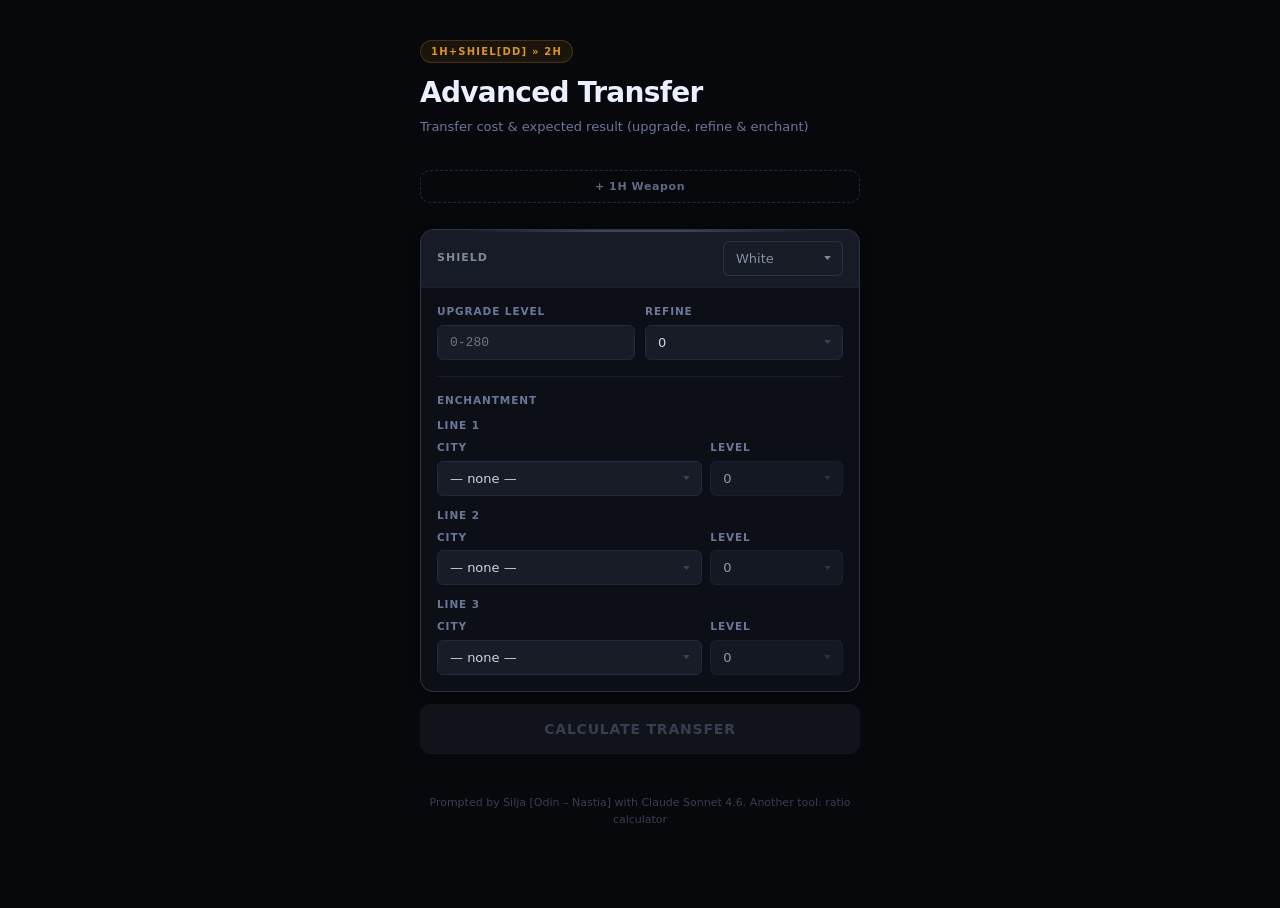
<file: advanced-transfer.html>
<!DOCTYPE html>
<html lang="en">
<head>
<meta charset="UTF-8">
<meta name="viewport" content="width=device-width, initial-scale=1.0">
<title>Advanced Transfer</title>
<meta name="description" content="Advanced transfer cost and expected result." />
<link rel="icon shortcut" type="image/x-icon" href="/sim/icons/favicon.ico">
<link rel="icon" type="image/svg+xml" href="/sim/icons/favicon.svg">
<link rel="icon" type="image/png" sizes="96x96" href="/sim/icons/favicon-96x96.png">
<link rel="apple-touch-icon" href="/sim/icons/apple-touch-icon.png">
<meta name="google" content="notranslate">
<style>
:root {
  --c-bg:            #07080c;
  --c-surface:       #0d0f16;
  --c-surface-2:     #121520;
  --c-surface-3:     #181c27;
  --c-surface-tip:   #161928;
  --c-border:        #1a1e2e;
  --c-border-2:      #222740;
  --c-text:          #cdd3e3;
  --c-muted:         #5e6a84;
  --c-dim:           #3a4460;
  --c-accent:        #f5a623;
  --c-accent-dim:    rgba(245,166,35,.08);
  --c-accent-border: rgba(245,166,35,.2);
  --c-accent-text:   rgba(245,166,35,.88);
  --c-blue:          #5b9cf6;
  --c-green:         #3ecf8e;
  --c-cyan:          #22d3ee;
  --c-cyan-dim:      rgba(34,211,238,.07);
  --c-cyan-border:   rgba(34,211,238,.22);
  --c-cyan-text:     rgba(34,211,238,.85);
  --c-h1:            #eaf0ff;
  --c-h2:            #e0e6f5;
  --c-sub:           #6b7799;
  --c-dim-2:         #4a5472;
  --c-red:           #f2605a;
  --c-red-dim:       rgba(242,96,90,.08);
  --c-red-border:    rgba(242,96,90,.25);
  --c-purple:        rgba(160,120,255,.85);
  --c-purple-dim:    rgba(100,60,210,.13);
  --c-purple-border: rgba(120,80,230,.28);
  --c-purple-hover:        rgba(180,145,255,.95);
  --c-purple-dim-hover:    rgba(100,60,210,.22);
  --c-purple-border-hover: rgba(140,100,240,.45);
  --c-dot-bg:        rgba(245,188,60,.18);
  --c-dot-border:    rgba(245,188,60,.25);
  --c-dot-active:    #e8a820;
  --r-sm: 6px;
  --r-md: 10px;
  --r-lg: 14px;
  --font: system-ui, -apple-system, BlinkMacSystemFont, 'Segoe UI', sans-serif;
  --mono: ui-monospace, 'SF Mono', 'Cascadia Code', monospace;
}
* { margin: 0; padding: 0; box-sizing: border-box; }
.hidden { display: none; }
body {
  background: var(--c-bg);
  color: var(--c-text);
  font-family: var(--font);
  font-size: 14px;
  line-height: 1.5;
  display: flex;
  justify-content: center;
  padding: 36px 16px 80px;
  min-height: 100vh;
}
.wrap {
  width: 100%;
  max-width: 440px;
  display: flex;
  flex-direction: column;
  gap: 12px;
}
.card-header {
  padding: 4px 0 20px;
}
.badge {
  display: inline-flex;
  align-items: center;
  background: var(--c-accent-dim);
  border: 1px solid var(--c-accent-border);
  border-radius: 99px;
  padding: 3px 10px;
  font-size: 10px;
  font-weight: 700;
  color: var(--c-accent-text);
  letter-spacing: 1.2px;
  text-transform: uppercase;
  margin-bottom: 14px;
}
h1 {
  font-size: 28px;
  font-weight: 800;
  color: var(--c-h1);
  letter-spacing: -.7px;
  line-height: 1.15;
  margin-bottom: 8px;
}
.subtitle {
  font-size: 13px;
  color: var(--c-sub);
  line-height: 1.6;
}
.subtitle a {
  color: var(--c-blue);
  text-decoration: none;
  border-bottom: 1px solid rgba(91,156,246,.25);
  transition: color .2s, border-color .2s;
}
.subtitle a:hover { color: #82b4f8; border-color: rgba(91,156,246,.5); }
.panel {
  background: var(--c-surface);
  border: 1px solid var(--c-border);
  border-radius: var(--r-lg);
  overflow: hidden;
  position: relative;
  transition: border-color .35s ease;
  box-shadow: 0 2px 8px rgba(0,0,0,.35);
}
.panel-header {
  display: flex;
  align-items: center;
  justify-content: space-between;
  padding: 11px 16px;
  border-bottom: 1px solid var(--c-border);
  background: var(--c-surface-2);
  transition: background .35s ease;
}
.panel-title {
  font-size: 11px;
  font-weight: 700;
  color: var(--c-muted);
  letter-spacing: 1px;
  text-transform: uppercase;
}
.panel-body {
  padding: 16px;
  display: flex;
  flex-direction: column;
  gap: 16px;
}
.field-row {
  display: grid;
  grid-template-columns: 1fr 1fr;
  gap: 10px;
}
.field { display: flex; flex-direction: column; gap: 5px; }
label {
  font-size: 10.5px;
  font-weight: 700;
  color: var(--c-sub);
  letter-spacing: .9px;
  text-transform: uppercase;
}
select, input[type="number"] {
  width: 100%;
  background: var(--c-surface-3);
  border: 1px solid var(--c-border-2);
  border-radius: var(--r-sm);
  color: var(--c-text);
  font-family: var(--font);
  font-size: 13px;
  font-weight: 500;
  padding: 9px 12px;
  outline: none;
  transition: border-color .15s, box-shadow .15s;
}
select {
  appearance: none;
  -webkit-appearance: none;
  cursor: pointer;
  padding-right: 32px;
  background-image: url("data:image/svg+xml,%3Csvg xmlns='http://www.w3.org/2000/svg' width='10' height='6' viewBox='0 0 10 6'%3E%3Cpath fill='%233a4055' d='M5 6L0 0h10z'/%3E%3C/svg%3E");
  background-repeat: no-repeat;
  background-position: right 11px center;
  background-size: 7px 4px;
}
select:focus, input[type="number"]:focus {
  border-color: var(--c-border-2);
  box-shadow: 0 0 0 1px rgba(255,255,255,.04);
}
select option { background: var(--c-surface-2); }
input[type="number"] {
  font-family: var(--mono);
  -moz-appearance: textfield;
}
input[type="number"]::-webkit-inner-spin-button,
input[type="number"]::-webkit-outer-spin-button { -webkit-appearance: none; margin: 0; }
.divider {
  border: none;
  border-top: 1px solid var(--c-border);
}
.enchant-slots { display: flex; flex-direction: column; gap: 12px; }
.slot { display: flex; flex-direction: column; gap: 6px; }
.slot-label,
.slot-header {
  font-size: 10.5px;
  font-weight: 700;
  color: var(--c-sub);
  letter-spacing: .9px;
  text-transform: uppercase;
}
.slot-header { padding-bottom: 10px; }
.row {
  display: grid;
  grid-template-columns: 2fr 1fr;
  gap: 8px;
  align-items: end;
}
#section-1h {
  display: grid;
  grid-template-rows: 1fr;
  opacity: 1;
  transition: grid-template-rows .38s ease, opacity .28s ease;
}
#section-1h > * { min-height: 0; overflow: hidden; }
#section-1h.hidden {
  display: grid;
  grid-template-rows: 0fr;
  opacity: 0;
}
.btn-toggle-1h {
  display: flex;
  align-items: center;
  justify-content: center;
  gap: 6px;
  width: 100%;
  padding: 9px 16px;
  background: transparent;
  border: 1px dashed var(--c-border-2);
  border-radius: var(--r-md);
  color: var(--c-muted);
  font-family: var(--font);
  font-size: 11px;
  font-weight: 600;
  letter-spacing: .6px;
  cursor: pointer;
  transition: border-color .15s, color .15s, background .15s;
}
.btn-toggle-1h:hover,
.btn-toggle-1h.active {
  border-color: var(--c-accent-border);
  color: var(--c-accent-text);
  background: var(--c-accent-dim);
}
.btn-transfer {
  width: 100%;
  padding: 16px;
  background: var(--c-accent);
  border: none;
  border-radius: var(--r-md);
  color: rgba(0,0,0,.88);
  font-family: var(--font);
  font-size: 14px;
  font-weight: 800;
  letter-spacing: .8px;
  text-transform: uppercase;
  cursor: pointer;
  transition: opacity .15s, transform .1s, box-shadow .15s;
  box-shadow: 0 4px 20px rgba(245,166,35,.32);
}
.btn-transfer:hover {
  opacity: .92;
  box-shadow: 0 4px 18px rgba(245,166,35,.35);
}
.btn-transfer:active { transform: scale(.998); opacity: .85; box-shadow: none; }
.btn-transfer:disabled {
  background: var(--c-surface-3);
  color: var(--c-muted);
  border: 1px solid var(--c-border);
  cursor: not-allowed;
  opacity: .55;
  box-shadow: none;
}
@keyframes resultReveal {
  from { opacity: 0; transform: translateY(10px); }
  to   { opacity: 1; transform: translateY(0); }
}
.result {
  display: none;
  background: var(--c-surface);
  border: 1px solid var(--c-border);
  border-radius: var(--r-lg);
  overflow: hidden;
  box-shadow: 0 2px 8px rgba(0,0,0,.35);
}
.result.visible {
  display: block;
  animation: resultReveal .4s ease forwards;
}
.result-header {
  display: flex;
  align-items: center;
  padding: 11px 16px;
  background: var(--c-surface-2);
  border-bottom: 1px solid var(--c-border);
}
.result-header-label {
  font-size: 11px;
  font-weight: 700;
  color: var(--c-muted);
  letter-spacing: 1px;
  text-transform: uppercase;
  flex: 1;
}
.result-stats {
  display: grid;
  grid-template-columns: 1fr 1fr;
  border-bottom: 1px solid var(--c-border);
}
.stat-block {
  padding: 18px 16px 16px;
  display: flex;
  flex-direction: column;
  gap: 4px;
}
.stat-block + .stat-block {
  border-left: 1px solid var(--c-border);
}
.stat-label {
  font-size: 11px;
  font-weight: 700;
  color: var(--c-muted);
  letter-spacing: 1px;
  text-transform: uppercase;
  margin-bottom: 4px;
}
.stat-value {
  font-family: var(--mono);
  font-size: 34px;
  font-weight: 700;
  color: var(--c-accent);
  line-height: 1.1;
}
#out-upgrade { color: rgba(180,195,215,.75); }
.stat-desc {
  font-size: 11px;
  color: var(--c-dim-2);
  margin-top: 3px;
}
.enchant-section {
  border-bottom: 1px solid var(--c-border);
}
.enchant-section-header {
  display: flex;
  align-items: center;
  justify-content: space-between;
  padding: 11px 16px;
}
.enchant-section-title {
  font-size: 11px;
  font-weight: 700;
  color: var(--c-muted);
  letter-spacing: 1px;
  text-transform: uppercase;
}
.slide-nav {
  display: flex;
  align-items: center;
  gap: 8px;
}
.slide-dots {
  display: flex;
  gap: 5px;
  align-items: center;
}
.slide-dot {
  width: 6px;
  height: 6px;
  border-radius: 50%;
  background: var(--c-dot-bg);
  border: 1px solid var(--c-dot-border);
  transition: background .2s, transform .2s, border-color .2s;
}
.slide-dot.active {
  background: var(--c-dot-active);
  border-color: var(--c-dot-active);
  transform: scale(1.5);
}
.slide-arrow {
  width: 26px;
  height: 26px;
  border-radius: var(--r-sm);
  background: var(--c-surface-3);
  border: 1px solid var(--c-border-2);
  color: var(--c-muted);
  font-size: 11px;
  cursor: pointer;
  display: flex;
  align-items: center;
  justify-content: center;
  transition: background .15s, color .15s, border-color .15s;
}
.slide-arrow:hover:not(:disabled) {
  background: var(--c-border-2);
  color: var(--c-text);
  border-color: var(--c-muted);
}
.slide-arrow:disabled { opacity: .2; cursor: not-allowed; }
.enchant-result-wrap { overflow: hidden; }
.enchant-slider-track {
  display: flex;
  transition: transform .3s cubic-bezier(.4, 0, .2, 1);
}
.enchant-slide {
  min-width: 100%;
  padding: 14px 16px 16px;
  border-top: 1px solid var(--c-border);
}
.slide-mode-title {
  font-size: 12px;
  font-weight: 600;
  color: var(--c-muted);
  margin-bottom: 4px;
  letter-spacing: .3px;
}
.slide-mode-sub {
  font-size: 11px;
  color: var(--c-dim);
  line-height: 1.55;
  margin-bottom: 12px;
  padding-bottom: 12px;
  border-bottom: 1px solid var(--c-border);
}
.enchant-lines { display: flex; flex-direction: column; gap: 6px; }
.enchant-line {
  display: flex;
  align-items: center;
  gap: 8px;
}
.enchant-line-num {
  font-family: var(--mono);
  font-size: 10px;
  font-weight: 700;
  color: var(--c-dim);
  width: 16px;
  height: 16px;
  border-radius: 50%;
  background: var(--c-surface-3);
  border: 1px solid var(--c-border-2);
  display: flex;
  align-items: center;
  justify-content: center;
  flex-shrink: 0;
}
.enchant-line-bar {
  flex: 1;
  background: var(--c-surface-3);
  border: 1px solid var(--c-border);
  border-radius: var(--r-sm);
  padding: 7px 11px;
  display: flex;
  align-items: center;
  justify-content: space-between;
  transition: border-color .15s;
}
.enchant-line-city {
  font-size: 13px;
  font-weight: 500;
  color: var(--c-text);
}
.enchant-line-lvl {
  font-family: var(--mono);
  font-size: 10px;
  font-weight: 700;
  color: var(--c-accent);
  background: var(--c-accent-dim);
  border: 1px solid var(--c-accent-border);
  border-radius: 4px;
  padding: 2px 7px;
}
.enchant-line-empty { color: var(--c-dim); }
.enchant-line-main {
  flex: 1;
  position: relative;
}
.enchant-line-main .enchant-line-bar { width: 100%; }
.enchant-line-main:hover .enchant-line-bar {
  border-color: var(--c-border-2);
}
.enchant-line-main.has-tip { cursor: pointer; }
.slot-tip {
  display: none;
  position: absolute;
  bottom: calc(100% + 6px);
  left: 0;
  right: 0;
  font-size: 10px;
  color: var(--c-accent-text);
  background: var(--c-surface-tip);
  border: 1px solid var(--c-accent-border);
  border-radius: var(--r-sm);
  padding: 7px 10px;
  line-height: 1.55;
  z-index: 10;
  pointer-events: none;
}
.slot-tip::after {
  content: '';
  position: absolute;
  top: 100%;
  left: 16px;
  border: 5px solid transparent;
  border-top-color: var(--c-accent-border);
}
.enchant-line-main:hover .slot-tip.visible,
.enchant-line-main.tip-open .slot-tip.visible { display: block; }
.cost-section { padding: 16px; }
.cost-header-row {
  display: flex;
  align-items: center;
  justify-content: space-between;
  margin-bottom: 14px;
}
.cost-title {
  font-size: 11px;
  font-weight: 700;
  color: var(--c-muted);
  letter-spacing: 1px;
  text-transform: uppercase;
}
.poring-label {
  display: inline-flex;
  align-items: center;
  gap: 6px;
  font-size: 11px;
  font-weight: 600;
  color: var(--c-muted);
  letter-spacing: .6px;
  text-transform: uppercase;
  cursor: pointer;
  user-select: none;
  transition: color .15s;
}
.poring-label:hover { color: var(--c-text); }
.poring-label input[type="checkbox"] {
  appearance: none;
  -webkit-appearance: none;
  width: 28px;
  height: 16px;
  background: var(--c-surface-3);
  border: 1px solid var(--c-border-2);
  border-radius: 99px;
  cursor: pointer;
  position: relative;
  flex-shrink: 0;
  transition: background .2s, border-color .2s;
}
.poring-label input[type="checkbox"]:checked {
  /*border-color: var(--c-accent)*/
}
.poring-label input[type="checkbox"]::before {
  content: '';
  position: absolute;
  width: 10px;
  height: 10px;
  border-radius: 50%;
  background: var(--c-muted);
  top: 2px;
  left: 2px;
  transition: transform .25s, background .25s, width .25s, height .25s, top .25s, left .25s, border-radius .25s, clip-path .25s;
}
.poring-label input[type="checkbox"]:checked::before {
  width: 21px;
  height: 21px;
  border-radius: 0;
  clip-path: polygon(50% 0%, 61% 35%, 98% 35%, 68% 57%, 79% 91%, 50% 70%, 21% 91%, 32% 57%, 2% 35%, 39% 35%);
  background: conic-gradient(var(--c-purple), var(--c-cyan), var(--c-purple));
  top: -4px;
  left: 0px;
  transform: translateX(12px);
}
.col-labels {
  display: flex;
  gap: 8px;
  padding: 0 12px 6px;
}
.col-spacer { flex: 1; }
.col-label {
  font-size: 10px;
  font-weight: 700;
  color: var(--c-dim-2);
  letter-spacing: .8px;
  text-transform: uppercase;
  width: 90px;
  flex-shrink: 0;
  text-align: right;
}
.cost-rows { display: flex; flex-direction: column; gap: 5px; }
.cost-row {
  display: flex;
  align-items: center;
  padding: 9px 12px;
  background: var(--c-surface-2);
  border: 1px solid var(--c-border);
  border-radius: var(--r-sm);
  gap: 8px;
}
.cost-row.total {
  background: var(--c-surface-3);
  border-color: var(--c-border-2);
  margin-top: 4px;
}
.cost-row-label {
  font-size: 12.5px;
  color: var(--c-muted);
  flex: 1;
  font-weight: 500;
}
.cost-row.total .cost-row-label {
  font-size: 12px;
  font-weight: 700;
  color: var(--c-text);
  letter-spacing: .4px;
}
.cost-col {
  width: 90px;
  flex-shrink: 0;
  text-align: right;
}
.cost-value {
  font-family: var(--mono);
  font-size: 12.5px;
  font-weight: 600;
  color: var(--c-blue);
}
.cost-value.accent { color: var(--c-accent); }
.cost-row.total .cost-value { font-size: 14px; }
.dreamsand-note {
  font-size: 11px;
  color: var(--c-muted);
  margin-top: 14px;
  line-height: 1.6;
}
.combo-desc {
  font-size: 11.5px;
  color: var(--c-dim);
  line-height: 1.6;
  margin-bottom: 12px;
}
.awk-note {
  font-size: 12.5px;
  color: var(--c-green);
  background: rgba(62,207,142,.07);
  border: 1px solid rgba(62,207,142,.2);
  border-radius: var(--r-sm);
  padding: 10px 12px;
  line-height: 1.6;
  margin: 10px 16px;
}
.awk-hl {
  color: var(--c-green);
  font-family: var(--mono);
  font-weight: 700;
}
.info-toggle {
  width: 100%;
  padding: 11px 16px;
  background: var(--c-surface-2);
  border: none;
  border-top: 1px solid var(--c-border);
  color: var(--c-muted);
  font-family: var(--font);
  font-size: 11px;
  font-weight: 700;
  letter-spacing: .9px;
  text-transform: uppercase;
  cursor: pointer;
  display: flex;
  justify-content: space-between;
  align-items: center;
  transition: color .15s, background .15s;
}
.info-toggle:hover { color: var(--c-text); background: var(--c-surface-3); }
.info-toggle-icon {
  font-size: 9px;
  transition: transform .2s;
  opacity: .6;
}
.info-toggle-icon.open { transform: rotate(180deg); }
.info-collapse {
  display: none;
  background: var(--c-surface-2);
  border-top: 1px solid var(--c-border);
  padding: 16px;
  flex-direction: column;
  gap: 14px;
}
.info-collapse.open { display: flex; }
.info-section-title {
  font-size: 11px;
  font-weight: 700;
  color: var(--c-accent-text);
  letter-spacing: .8px;
  text-transform: uppercase;
  margin-bottom: 6px;
}
.info-section p {
  font-size: 12.5px;
  color: var(--c-muted);
  line-height: 1.65;
}
.info-section p a {
  color: var(--c-blue);
  text-decoration: none;
  border-bottom: 1px solid rgba(91,156,246,.25);
  transition: color .2s, border-color .2s;
}
.info-section p a:hover { color: #82b4f8; border-bottom-color: rgba(91,156,246,.5); }
.info-section p + p { margin-top: 6px; }
.credit {
  font-size: 11px;
  color: var(--c-muted);
  text-align: center;
  padding-top: 4px;
  opacity: .55;
}
.credit a {
  color: inherit;
  text-decoration: none;
  border-bottom: 1px solid transparent;
  transition: color .2s, border-color .2s, opacity .2s;
}
.credit a:hover { color: var(--c-blue); border-bottom-color: rgba(91,156,246,.3); }
.btn-hint {
  font-size: 11.5px;
  color: var(--c-muted);
  text-align: center;
  opacity: 0;
  transform: translateY(-4px);
  transition: opacity .4s ease, transform .4s ease;
  pointer-events: none;
  margin-top: -4px;
}
.btn-hint.visible {
  opacity: 1;
  transform: translateY(0);
}
.refine-quality-warn {
  font-size: 11px;
  font-weight: 600;
  color: var(--c-red);
  background: var(--c-red-dim);
  border: 1px solid var(--c-red-border);
  border-radius: var(--r-sm);
  padding: 7px 10px;
  margin-top: 8px;
  line-height: 1.5;
}
.panel::after {
  content: '';
  position: absolute;
  top: 0; left: 0; right: 0;
  height: 2px;
  border-radius: var(--r-lg) var(--r-lg) 0 0;
  opacity: 0;
  transition: opacity .35s ease, background .35s ease;
  pointer-events: none;
  z-index: 1;
}
.panel.q-gold {
  border-color: rgba(245,166,35,.28);
}
.panel.q-gold::after {
  background: linear-gradient(90deg, transparent 10%, rgba(245,166,35,.32) 40%, rgba(245,166,35,.32) 60%, transparent 90%);
  opacity: 1;
}
.panel.q-gold .panel-header { background: color-mix(in srgb, var(--c-surface-2) 93%, rgba(245,166,35,.6) 7%); }
.panel.q-blue {
  border-color: rgba(91,156,246,.28);
}
.panel.q-blue::after {
  background: linear-gradient(90deg, transparent 10%, rgba(91,156,246,.32) 40%, rgba(91,156,246,.32) 60%, transparent 90%);
  opacity: 1;
}
.panel.q-blue .panel-header { background: color-mix(in srgb, var(--c-surface-2) 93%, rgba(91,156,246,.6) 7%); }
.panel.q-white {
  border-color: rgba(180,195,215,.2);
}
.panel.q-white::after {
  background: linear-gradient(90deg, transparent 10%, rgba(180,195,215,.24) 40%, rgba(180,195,215,.24) 60%, transparent 90%);
  opacity: 1;
}
.panel.q-white .panel-header { background: color-mix(in srgb, var(--c-surface-2) 94%, rgba(180,195,215,.6) 6%); }
.panel.q-gold  .panel-title { color: var(--c-accent-text); }
.panel.q-blue  .panel-title { color: rgba(91,156,246,.8); }
.panel.q-white .panel-title { color: rgba(180,195,215,.65); }
.panel.q-gold  #sel-quality,
.panel.q-gold  #sel-quality-1h {
  color: var(--c-accent-text);
  border-color: rgba(245,166,35,.14);
  background-image: url("data:image/svg+xml,%3Csvg xmlns='http://www.w3.org/2000/svg' width='10' height='6' viewBox='0 0 10 6'%3E%3Cpath fill='%23c27e0d' d='M5 6L0 0h10z'/%3E%3C/svg%3E");
}
.panel.q-blue  #sel-quality,
.panel.q-blue  #sel-quality-1h {
  color: rgba(91,156,246,.85);
  border-color: rgba(91,156,246,.13);
  background-image: url("data:image/svg+xml,%3Csvg xmlns='http://www.w3.org/2000/svg' width='10' height='6' viewBox='0 0 10 6'%3E%3Cpath fill='%234070b8' d='M5 6L0 0h10z'/%3E%3C/svg%3E");
}
.panel.q-white #sel-quality,
.panel.q-white #sel-quality-1h {
  color: rgba(180,195,215,.7);
  border-color: rgba(180,195,215,.12);
  background-image: url("data:image/svg+xml,%3Csvg xmlns='http://www.w3.org/2000/svg' width='10' height='6' viewBox='0 0 10 6'%3E%3Cpath fill='%237a8aa0' d='M5 6L0 0h10z'/%3E%3C/svg%3E");
}
.panel select:focus,
.panel input[type="number"]:focus {
  box-shadow: 0 0 0 2px rgba(255,255,255,.05);
}
.panel.q-gold select:focus,
.panel.q-gold input[type="number"]:focus {
  border-color: rgba(245,166,35,.45);
  box-shadow: 0 0 0 2px rgba(245,166,35,.1);
}
.panel.q-blue select:focus,
.panel.q-blue input[type="number"]:focus {
  border-color: rgba(91,156,246,.45);
  box-shadow: 0 0 0 2px rgba(91,156,246,.1);
}
.panel.q-white select:focus,
.panel.q-white input[type="number"]:focus {
  border-color: rgba(180,195,215,.4);
  box-shadow: 0 0 0 2px rgba(180,195,215,.07);
}
.btn-dd {
  font-size: 9px;
  font-weight: 700;
  letter-spacing: .8px;
  text-transform: uppercase;
  color: var(--c-purple);
  background: var(--c-purple-dim);
  border: 1px solid var(--c-purple-border);
  border-radius: var(--r-sm);
  padding: 3px 8px;
  cursor: pointer;
  font-family: var(--font);
  transition: color .15s, border-color .15s, background .15s;
}
.btn-dd:hover {
  color: var(--c-purple-hover);
  background: var(--c-purple-dim-hover);
  border-color: var(--c-purple-border-hover);
}
.btn-dd.active {
  color: rgba(0,0,0,.85);
  background: var(--c-accent);
  border-color: var(--c-accent);
}
.btn-dd.active:hover {
  color: rgba(0,0,0,.85);
  background: #f7b43a;
  border-color: #f7b43a;
}
.egg-toast {
  position: fixed;
  inset: 0;
  background: rgba(0,0,0,.7);
  backdrop-filter: blur(6px);
  -webkit-backdrop-filter: blur(6px);
  display: flex;
  align-items: center;
  justify-content: center;
  padding: 24px 16px;
  z-index: 200;
  opacity: 0;
  pointer-events: none;
  transition: opacity .5s cubic-bezier(0.16, 1, 0.3, 1);
}
.egg-toast.show {
  opacity: 1;
  pointer-events: all;
}
.egg-modal {
  background: var(--c-surface);
  border: 1px solid rgba(245,166,35,.18);
  border-radius: var(--r-lg);
  width: 100%;
  max-width: 400px;
  position: relative;
  overflow: hidden;
  box-shadow: 0 32px 80px rgba(0,0,0,.85), 0 1px 0 rgba(255,255,255,.03) inset;
  transform: translateY(28px) scale(0.97);
  opacity: 0;
  transition: transform .6s cubic-bezier(0.16, 1, 0.3, 1), opacity .45s cubic-bezier(0.16, 1, 0.3, 1);
}
.egg-toast.show .egg-modal {
  transform: translateY(0) scale(1);
  opacity: 1;
}
.egg-modal::before {
  content: '';
  position: absolute;
  top: 0; left: 0; right: 0;
  height: 1px;
  background: linear-gradient(90deg, transparent 10%, rgba(245,166,35,.6) 40%, rgba(245,166,35,.6) 60%, transparent 90%);
}
.egg-modal-close {
  position: absolute;
  top: 11px;
  right: 11px;
  width: 26px;
  height: 26px;
  border-radius: var(--r-sm);
  background: var(--c-surface-3);
  border: 1px solid var(--c-border-2);
  color: var(--c-muted);
  font-size: 11px;
  font-family: var(--font);
  cursor: pointer;
  display: flex;
  align-items: center;
  justify-content: center;
  transition: color .15s, border-color .15s, background .15s;
  z-index: 5;
  line-height: 1;
}
.egg-modal-close:hover {
  color: var(--c-text);
  border-color: var(--c-muted);
  background: var(--c-border-2);
}
.egg-modal-hero {
  padding: 28px 20px 20px;
  border-bottom: 1px solid var(--c-border);
}
.egg-modal-eyebrow {
  display: inline-flex;
  align-items: center;
  gap: 6px;
  font-size: 9px;
  font-weight: 700;
  letter-spacing: 1.8px;
  text-transform: uppercase;
  color: var(--c-accent-text);
  margin-bottom: 10px;
  opacity: 0;
  transform: translateY(8px);
  transition: opacity .4s ease, transform .4s ease;
}
.egg-toast.show .egg-modal-eyebrow {
  opacity: 1;
  transform: translateY(0);
  transition-delay: .15s;
}
.egg-modal-eyebrow-dot {
  width: 5px;
  height: 5px;
  border-radius: 50%;
  background: var(--c-accent);
  opacity: .7;
}
.egg-modal-heading {
  font-size: 20px;
  font-weight: 800;
  color: var(--c-h2);
  letter-spacing: -.4px;
  line-height: 1.2;
  margin-bottom: 6px;
  opacity: 0;
  transform: translateY(8px);
  transition: opacity .4s ease, transform .4s ease;
}
.egg-toast.show .egg-modal-heading {
  opacity: 1;
  transform: translateY(0);
  transition-delay: .22s;
}
.egg-modal-sub {
  font-size: 12px;
  color: var(--c-muted);
  line-height: 1.6;
  opacity: 0;
  transform: translateY(6px);
  transition: opacity .4s ease, transform .4s ease;
}
.egg-toast.show .egg-modal-sub {
  opacity: 1;
  transform: translateY(0);
  transition-delay: .28s;
}
.egg-toast-features {
  padding: 4px 20px 4px;
  display: flex;
  flex-direction: column;
}
.egg-toast-feature {
  display: grid;
  grid-template-columns: 28px 1fr;
  gap: 0 12px;
  padding: 13px 0;
  border-bottom: 1px solid var(--c-border);
  align-items: start;
  opacity: 0;
  transform: translateY(8px);
  transition: opacity .4s ease, transform .4s ease;
}
.egg-toast.show .egg-toast-feature:nth-child(1) { opacity: 1; transform: translateY(0); transition-delay: .34s; }
.egg-toast.show .egg-toast-feature:nth-child(2) { opacity: 1; transform: translateY(0); transition-delay: .42s; }
.egg-toast.show .egg-toast-feature:nth-child(3) { opacity: 1; transform: translateY(0); transition-delay: .50s; }
.egg-toast-feature:last-child {
  border-bottom: none;
}
.egg-toast-feature-num {
  font-family: var(--mono);
  font-size: 10px;
  font-weight: 700;
  color: var(--c-accent-text);
  opacity: .6;
  padding-top: 2px;
  letter-spacing: .5px;
}
.egg-toast-feature-name {
  font-size: 12px;
  font-weight: 700;
  color: var(--c-text);
  margin-bottom: 3px;
}
.egg-toast-feature-sub {
  font-size: 11px;
  color: var(--c-muted);
  line-height: 1.55;
}
.egg-modal-more {
  font-size: 11px;
  color: var(--c-dim-2);
  padding: 12px 20px 0;
  line-height: 1.5;
  opacity: 0;
  transform: translateY(6px);
  transition: opacity .4s ease, transform .4s ease;
}
.egg-toast.show .egg-modal-more {
  opacity: 1;
  transform: translateY(0);
  transition-delay: .54s;
}
.egg-modal-footer {
  padding: 16px;
  opacity: 0;
  transform: translateY(6px);
  transition: opacity .38s ease, transform .38s ease;
}
.egg-toast.show .egg-modal-footer {
  opacity: 1;
  transform: translateY(0);
  transition-delay: .58s;
}
.egg-modal-btn {
  width: 100%;
  padding: 12px;
  background: var(--c-accent);
  border: none;
  border-radius: var(--r-md);
  color: rgba(0,0,0,.85);
  font-family: var(--font);
  font-size: 12px;
  font-weight: 800;
  letter-spacing: .6px;
  text-transform: uppercase;
  cursor: pointer;
  transition: opacity .15s;
}
.egg-modal-btn:hover { opacity: .88; }
.combo-section-divider {
  border: none;
  border-top: 1px solid var(--c-border);
  margin: 14px 0 0;
}
.combo-header-row {
  display: flex;
  align-items: center;
  justify-content: space-between;
  padding: 12px 0 10px;
}
.combo-title {
  font-size: 11px;
  font-weight: 700;
  color: var(--c-muted);
  letter-spacing: 1px;
  text-transform: uppercase;
}
.combo-nav {
  display: flex;
  align-items: center;
  gap: 6px;
}
.combo-dots {
  display: flex;
  gap: 4px;
  align-items: center;
}
.combo-dot {
  width: 5px;
  height: 5px;
  border-radius: 50%;
  background: var(--c-dot-bg);
  border: 1px solid var(--c-dot-border);
  transition: background .2s, transform .2s, border-color .2s;
}
.combo-dot.active {
  background: var(--c-dot-active);
  border-color: var(--c-dot-active);
  transform: scale(1.5);
}
.combo-arrow {
  width: 22px;
  height: 22px;
  border-radius: var(--r-sm);
  background: var(--c-surface-3);
  border: 1px solid var(--c-border-2);
  color: var(--c-muted);
  font-size: 10px;
  cursor: pointer;
  display: flex;
  align-items: center;
  justify-content: center;
  transition: background .15s, color .15s;
}
.combo-arrow:hover:not(:disabled) {
  background: var(--c-border-2);
  color: var(--c-text);
}
.combo-arrow:disabled { opacity: .2; cursor: not-allowed; }
.combo-slider-wrap {
  overflow: hidden;
  margin: 0 -16px;
}
.combo-slider-track {
  display: flex;
  transition: transform .3s cubic-bezier(.4, 0, .2, 1);
}
.combo-slide {
  min-width: 100%;
  padding: 0 16px 2px;
}
.combo-tier-badge {
  font-size: 9px;
  font-weight: 700;
  letter-spacing: 1.2px;
  text-transform: uppercase;
  color: var(--c-cyan-text);
  background: var(--c-cyan-dim);
  border: 1px solid var(--c-cyan-border);
  border-radius: 99px;
  padding: 2px 9px;
  display: inline-block;
  margin-bottom: 8px;
}
.combo-card {
  background: var(--c-surface-2);
  border: 1px solid var(--c-border-2);
  border-radius: var(--r-md);
  padding: 11px 12px 10px;
}
.combo-item-block { margin-bottom: 2px; }
.combo-item-row {
  display: flex;
  align-items: center;
  gap: 7px;
}
.combo-item-qty {
  font-family: var(--mono);
  font-size: 15px;
  font-weight: 800;
  color: var(--c-accent);
  min-width: 34px;
}
.combo-item-type {
  font-size: 12.5px;
  font-weight: 600;
  color: var(--c-text);
  flex: 1;
}
.combo-item-monsters {
  font-size: 10px;
  color: var(--c-dim-2);
  line-height: 1.45;
  margin-top: 3px;
  margin-left: 41px;
}
.combo-show-more {
  background: none;
  border: none;
  padding: 0;
  font-size: 10px;
  font-family: var(--font);
  color: var(--c-blue);
  cursor: pointer;
  opacity: .8;
  transition: opacity .15s;
}
.combo-show-more:hover { opacity: 1; }
.combo-monsters-more { display: inline; }
.combo-monsters-more.hidden { display: none; }
.combo-plus {
  font-size: 11px;
  font-weight: 700;
  color: var(--c-dim-2);
  margin: 6px 0 6px 41px;
}
.combo-total-row {
  display: flex;
  align-items: center;
  justify-content: space-between;
  margin-top: 9px;
  padding-top: 9px;
  border-top: 1px solid var(--c-border);
}
.combo-total-label { font-size: 11px; color: var(--c-dim-2); }
.combo-total-value {
  font-family: var(--mono);
  font-size: 12.5px;
  font-weight: 700;
  color: var(--c-accent);
}
.combo-total-value.blue { color: var(--c-blue); }
.combo-empty {
  font-size: 12px;
  color: var(--c-dim-2);
  text-align: center;
  padding: 14px 0;
}
</style>
</head>
<body>
<div class="wrap">
  <div class="card-header">
    <div class="badge">1H+Shiel[DD] » 2H</div>
    <h1>Advanced Transfer</h1>
    <p class="subtitle">Transfer cost & expected result (upgrade, refine & enchant)</p>
  </div>
  <button class="btn-toggle-1h" id="btn-toggle-1h">+ 1H Weapon</button>
  <div id="section-1h" class="hidden">
    <div class="panel q-white" id="panel-1h">
      <div class="panel-header">
        <div class="panel-title">1H Weapon</div>
        <div class="field" style="width:120px">
          <select id="sel-quality-1h">
            <option value="white">White</option>
            <option value="blue">Blue</option>
            <option value="gold">Gold</option>
          </select>
        </div>
      </div>
      <div class="panel-body">
        <div class="field-row">
          <div class="field">
            <label>Upgrade Level</label>
            <input type="number" id="sel-upgrade-1h" min="0" max="280" value="" placeholder="0–280">
          </div>
          <div class="field">
            <label>Refine</label>
            <select id="sel-refine-1h"></select>
          </div>
        </div>
        <hr class="divider">
        <div>
          <div class="slot-header">Enchantment</div>
          <div class="enchant-slots" id="enchant-slots-1h"></div>
        </div>
      </div>
    </div>
  </div>
  <div class="panel q-white" id="panel-shield">
    <div class="panel-header">
      <div class="panel-title">Shield</div>
      <div class="field" style="width:120px">
        <select id="sel-quality">
          <option value="white">White</option>
          <option value="blue">Blue</option>
          <option value="gold">Gold</option>
        </select>
      </div>
    </div>
    <div class="panel-body">
      <div class="field-row">
        <div class="field">
          <label>Upgrade Level</label>
          <input type="number" id="sel-upgrade" min="0" max="280" value="" placeholder="0-280">
        </div>
        <div class="field">
          <label>Refine</label>
          <select id="sel-refine"></select>
        </div>
      </div>
      <hr class="divider">
      <div>
        <div class="slot-header">Enchantment</div>
        <div class="enchant-slots" id="enchant-slots"></div>
      </div>
    </div>
  </div>
  <button class="btn-transfer" id="btn-transfer">Calculate Transfer</button>
  <p class="btn-hint" id="btn-hint">Any change to dropdowns or fields will auto-recalculate.</p>
  <div class="result" id="result-panel">
    <div class="result-header">
      <div class="result-header-label">Expected Result in 2H</div>
      <button class="btn-dd hidden" id="btn-dd"></button>
    </div>
    <div class="result-stats">
      <div class="stat-block">
        <div class="stat-label">Upgrade</div>
        <div class="stat-value" id="out-upgrade">—</div>
        <div class="stat-desc">Expected level</div>
      </div>
      <div class="stat-block">
        <div class="stat-label">Refine</div>
        <div class="stat-value" id="out-refine">—</div>
        <div class="stat-desc" id="refine-desc">Expected level</div>
        <div class="refine-quality-warn hidden" id="refine-quality-warn">Quality mismatch, refine won't transfer</div>
      </div>
    </div>
    <div class="enchant-section">
      <div class="enchant-section-header">
        <div class="enchant-section-title">Enchantment</div>
        <div class="slide-nav">
          <div class="slide-dots" id="slide-dots-container">
            <div class="slide-dot active" id="dot-0"></div>
          </div>
          <button class="slide-arrow" id="arrow-prev" disabled>&#8592;</button>
          <button class="slide-arrow" id="arrow-next">&#8594;</button>
        </div>
      </div>
      <div class="enchant-result-wrap">
        <div class="enchant-slider-track" id="slider-track">
          <div class="enchant-slide" id="slide-0">
            <div class="slide-mode-title">Oops, I'm Blind</div>
            <div class="slide-mode-sub"></div>
            <div class="enchant-lines">
              <div class="enchant-line">
                <div class="enchant-line-num">1</div>
                <div class="enchant-line-bar">
                  <span class="enchant-line-city enchant-line-empty" id="s0-e1-city">—</span>
                  <span class="enchant-line-lvl hidden" id="s0-e1-lvl"></span>
                </div>
              </div>
              <div class="enchant-line">
                <div class="enchant-line-num">2</div>
                <div class="enchant-line-bar">
                  <span class="enchant-line-city enchant-line-empty" id="s0-e2-city">—</span>
                  <span class="enchant-line-lvl hidden" id="s0-e2-lvl"></span>
                </div>
              </div>
              <div class="enchant-line">
                <div class="enchant-line-num">3</div>
                <div class="enchant-line-bar">
                  <span class="enchant-line-city enchant-line-empty" id="s0-e3-city">—</span>
                  <span class="enchant-line-lvl hidden" id="s0-e3-lvl"></span>
                </div>
              </div>
            </div>
          </div>
        </div>
      </div>
    </div>
    <p class="awk-note hidden" id="out-awk"></p>
    <button class="info-toggle" id="info-toggle">
      How it works
      <span class="info-toggle-icon" id="info-toggle-icon">▾</span>
    </button>
    <div class="info-collapse" id="info-collapse">
      <div class="info-section">
        <div class="info-section-title">Upgrade</div>
        <p>Shield contributes half its 1H upgrade cost to the transfer. The resulting 2H upgrade level is the highest achievable with that combined value.</p>
      </div>
      <div class="info-section">
        <div class="info-section-title">Refine</div>
        <p>Quality must match for all eq (2H, 1H, and Shield).</p>
      </div>
      <div class="info-section">
        <div class="info-section-title">Enchant</div>
        <p>Adv Transfer defaults to the lowest city if 1H and Shield cities differ.<br><br>
          Full lookup table <u><a href="https://docs.google.com/spreadsheets/d/1UEEdz_XBalhENtpItbL-IWi-Gm28naW5rNxzgYQXxH0/" target="_blank">here</a></u>.</p>
      </div>
    </div>
    <div class="cost-section">
      <div class="cost-header-row">
        <div class="cost-title">Transfer Cost</div>
        <label class="poring-label">
          Poring Diamond <input type="checkbox" id="chk-poring">
        </label>
      </div>
      <div class="col-labels">
        <div class="col-spacer"></div>
        <div class="col-label">Dias</div>
        <div class="col-label">Dreamsand</div>
      </div>
      <div class="cost-rows">
        <div class="cost-row">
          <div class="cost-row-label">Upgrade</div>
          <div class="cost-col"><div class="cost-value" id="out-upgrade-cost">—</div></div>
          <div class="cost-col"><div class="cost-value accent" id="out-upgrade-dreamsand">—</div></div>
        </div>
        <div class="cost-row">
          <div class="cost-row-label">Refine</div>
          <div class="cost-col"><div class="cost-value" id="out-refine-cost">—</div></div>
          <div class="cost-col"><div class="cost-value accent" id="out-refine-dreamsand">—</div></div>
        </div>
        <div class="cost-row">
          <div class="cost-row-label">Enchant</div>
          <div class="cost-col"><div class="cost-value" id="out-enchant-cost">—</div></div>
          <div class="cost-col"><div class="cost-value accent" id="out-enchant-dreamsand">—</div></div>
        </div>
        <div class="cost-row total">
          <div class="cost-row-label">Total</div>
          <div class="cost-col"><div class="cost-value" id="out-normal">—</div></div>
          <div class="cost-col"><div class="cost-value accent" id="out-dreamsand">—</div></div>
        </div>
      </div>
      <div id="dreamsand-section" class="hidden">
      <hr class="combo-section-divider">
      <div class="combo-header-row">
        <div class="combo-title">Dreamsand Conversion</div>
        <div class="combo-nav">
          <div class="combo-dots" id="combo-dots">
            <div class="combo-dot active"></div>
            <div class="combo-dot"></div>
            <div class="combo-dot"></div>
            <div class="combo-dot"></div>
          </div>
          <button class="combo-arrow" id="combo-prev" disabled>&#8592;</button>
          <button class="combo-arrow" id="combo-next">&#8594;</button>
        </div>
      </div>
      <p class="combo-desc">Below are equipment options for conversion.</p>
      <div class="combo-slider-wrap">
        <div class="combo-slider-track" id="combo-track">
          <div class="combo-slide" id="combo-slide-0">
            <div class="combo-tier-badge">T1 Only</div>
            <div class="combo-empty">Calculate transfer cost first</div>
          </div>
          <div class="combo-slide" id="combo-slide-1">
            <div class="combo-tier-badge">T1 or T2</div>
            <div class="combo-empty">Calculate transfer cost first</div>
          </div>
          <div class="combo-slide" id="combo-slide-2">
            <div class="combo-tier-badge">Any EQ</div>
            <div class="combo-empty">Calculate transfer cost first</div>
          </div>
          <div class="combo-slide" id="combo-slide-3">
            <div class="combo-tier-badge">Any EQ</div>
            <div class="combo-empty">Calculate transfer cost first</div>
          </div>
        </div>
      </div>
      <p class="dreamsand-note">Tip: Disable VIP Kafra discount when using Dreamsand to ensure a 0 Diamond cost.</p>
      </div>
    </div>
  </div>
  <p class="credit">Prompted by Silja [Odin – Nastia] with <a href="https://claude.ai" target="_blank">Claude Sonnet 4.6</a>. Another tool: <a href="https://masihterjaga.github.io/sim">ratio calculator</a></p>
</div>
<div class="egg-toast" id="egg-toast">
  <div class="egg-modal">
    <button class="egg-modal-close" id="egg-modal-close">✕</button>
    <div class="egg-modal-hero">
      <div class="egg-modal-eyebrow">
        <span class="egg-modal-eyebrow-dot"></span>
        Secret Unlocked
      </div>
      <div class="egg-modal-heading">Hidden Features Active</div>
      <div class="egg-modal-sub">These features stay active for 8 hours from now, as long as you don't clear your browser's site data.</div>
    </div>
    <div class="egg-toast-features">
      <div class="egg-toast-feature">
        <div class="egg-toast-feature-num">01</div>
        <div><div class="egg-toast-feature-name">Highest City Lv.15</div><div class="egg-toast-feature-sub">Best achievable city equivalent per enchant slot, visible in the enchant slides</div></div>
      </div>
      <div class="egg-toast-feature">
        <div class="egg-toast-feature-num">02</div>
        <div><div class="egg-toast-feature-name">Weapon Awakening</div><div class="egg-toast-feature-sub">Total weapon score shown below enchant result when quality is Gold</div></div>
      </div>
      <div class="egg-toast-feature">
        <div class="egg-toast-feature-num">03</div>
        <div><div class="egg-toast-feature-name">Dreamsand Conversion</div><div class="egg-toast-feature-sub">Equipment options for converting Dreamsand shown after calculating transfer cost</div></div>
      </div>
    </div>
    <div class="egg-modal-more">Some minor features are also unlocked but not listed here.</div>
    <div class="egg-modal-footer">
      <button class="egg-modal-btn" id="egg-modal-btn">Got it</button>
    </div>
  </div>
</div>
<script>
const weaponAwk = [
  { tier: 'T1', score: 250, need: 2, bonus: 12 },
  { tier: 'T2', score: 500, need: 2, bonus: 25 },
  { tier: 'T3', score: 1200, need: 2, bonus: 45 },
  { tier: 'T4', score: 2000, need: 2, bonus: 65 },
  { tier: 'T5', score: 2500, need: 3, bonus: 85 },
  { tier: 'T6', score: 5000, need: 3, bonus: 110 },
  { tier: 'T7', score: 6500, need: 4, bonus: 135 },
  { tier: 'T8', score: 9000, need: 4, bonus: 170 },
  { tier: 'T9', score: 12000, need: 5, bonus: 210 },
  { tier: 'T10', score: 14000, need: 6, bonus: 250 },
];
const refineData = {
  0: {white: {h1: 0, h2: 0}, blue: {h1: 0, h2: 0}, gold: {h1: 0, h2: 0}},
  1: {white: {h1: 360, h2: 540}, blue: {h1: 720, h2: 1080}, gold: {h1: 1440, h2: 2160, score: 20}},
  2: {white: {h1: 1080, h2: 1620}, blue: {h1: 2160, h2: 3240}, gold: {h1: 4320, h2: 6480, score: 25}},
  3: {white: {h1: 3241, h2: 4861}, blue: {h1: 6481, h2: 9721}, gold: {h1: 12961, h2: 19441, score: 30}},
  4: {white: {h1: 6121, h2: 9181}, blue: {h1: 12241, h2: 18361}, gold: {h1: 24481, h2: 36721, score: 40}},
  5: {white: {h1: 13321, h2: 19981}, blue: {h1: 26641, h2: 39961}, gold: {h1: 53281, h2: 79921, score: 50}},
  6: {white: {h1: 24841, h2: 37261}, blue: {h1: 49681, h2: 74521}, gold: {h1: 99361, h2: 149041, score: 60}},
  7: {white: {h1: 50041, h2: 75061}, blue: {h1: 100081, h2: 150121}, gold: {h1: 200161, h2: 300241, score: 80}},
  8: {white: {h1: 92341, h2: 138511}, blue: {h1: 184681, h2: 277021}, gold: {h1: 369361, h2: 554041, score: 120}},
  9: {white: {h1: 171991, h2: 257986}, blue: {h1: 343981, h2: 515971}, gold: {h1: 687961, h2: 1031941, score: 180}},
  10: {white: {h1: 307666, h2: 461498}, blue: {h1: 615331, h2: 922996}, gold: {h1: 1230661, h2: 1845991, score: 330}},
  11: {white: {h1: 543578, h2: 815367}, blue: {h1: 1087156, h2: 1630733}, gold: {h1: 2174311, h2: 3261466, score: 580}},
  12: {white: {h1: 929847, h2: 1394770}, blue: {h1: 1859693, h2: 2789539}, gold: {h1: 3719386, h2: 5579078, score: 1000}},
  13: {white: {h1: 1574050, h2: 2361075}, blue: {h1: 3148099, h2: 4722149}, gold: {h1: 6296198, h2: 9444297, score: 1700}},
  14: {white: {h1: 3163591, h2: 4745386}, blue: {h1: 6327181, h2: 9490771}, gold: {h1: 12654361, h2: 18981541, score: 3420}},
  15: {white: {h1: 7045319, h2: 10567978}, blue: {h1: 14090637, h2: 21135955}, gold: {h1: 28181273, h2: 42271909, score: 7500}}
};
const enchantData = {
  "Prontera": {
    0: {h1: 0, h2: 0},
    1: {h1: 216, h2: 324, score: 2},
    2: {h1: 648, h2: 972, score: 3},
    3: {h1: 1297, h2: 1945, score: 4},
    4: {h1: 2161, h2: 3241, score: 5},
    5: {h1: 3889, h2: 5833, score: 6},
    6: {h1: 6482, h2: 9722, score: 7},
    7: {h1: 9938, h2: 14906, score: 8},
    8: {h1: 14258, h2: 21386, score: 9},
    9: {h1: 20738, h2: 31106, score: 10},
    10: {h1: 29378, h2: 44066, score: 11},
    11: {h1: 40178, h2: 60266, score: 12},
    12: {h1: 53138, h2: 79706, score: 15},
    13: {h1: 70418, h2: 105626, score: 20},
    14: {h1: 92018, h2: 138026, score: 25},
    15: {h1: 117940, h2: 176910, score: 34}
  },
  "Morroc": {
    0: {h1: 0, h2: 0},
    1: {h1: 432, h2: 648, score: 3},
    2: {h1: 1296, h2: 1944, score: 4},
    3: {h1: 2593, h2: 3889, score: 5},
    4: {h1: 4321, h2: 6481, score: 6},
    5: {h1: 7777, h2: 11665, score: 7},
    6: {h1: 12963, h2: 19444, score: 8},
    7: {h1: 19875, h2: 29812, score: 9},
    8: {h1: 28515, h2: 42772, score: 10},
    9: {h1: 41475, h2: 62212, score: 11},
    10: {h1: 58755, h2: 88132, score: 12},
    11: {h1: 80355, h2: 120532, score: 15},
    12: {h1: 106275, h2: 159412, score: 20},
    13: {h1: 140835, h2: 211252, score: 25},
    14: {h1: 184035, h2: 276052, score: 34},
    15: {h1: 235880, h2: 353819, score: 50}
  },
  "Einbroch": {
    0: {h1: 0, h2: 0},
    1: {h1: 432, h2: 648, score: 3},
    2: {h1: 1296, h2: 1944, score: 4},
    3: {h1: 2593, h2: 3889, score: 5},
    4: {h1: 4321, h2: 6481, score: 6},
    5: {h1: 7777, h2: 11665, score: 7},
    6: {h1: 12963, h2: 19444, score: 8},
    7: {h1: 19875, h2: 29812, score: 9},
    8: {h1: 28515, h2: 42772, score: 10},
    9: {h1: 41475, h2: 62212, score: 11},
    10: {h1: 58755, h2: 88132, score: 12},
    11: {h1: 80355, h2: 120532, score: 15},
    12: {h1: 106275, h2: 159412, score: 20},
    13: {h1: 140835, h2: 211252, score: 25},
    14: {h1: 184035, h2: 276052, score: 34},
    15: {h1: 235880, h2: 353819, score: 50}
  },
  "Izlude Island": {
    0: {h1: 0, h2: 0},
    1: {h1: 864, h2: 1296, score: 4},
    2: {h1: 2592, h2: 3888, score: 5},
    3: {h1: 5185, h2: 7777, score: 6},
    4: {h1: 8641, h2: 12961, score: 7},
    5: {h1: 15553, h2: 23329, score: 8},
    6: {h1: 25925, h2: 38887, score: 9},
    7: {h1: 39749, h2: 59623, score: 10},
    8: {h1: 57029, h2: 85543, score: 11},
    9: {h1: 82949, h2: 124423, score: 12},
    10: {h1: 117509, h2: 176263, score: 15},
    11: {h1: 160709, h2: 241063, score: 20},
    12: {h1: 212549, h2: 318823, score: 25},
    13: {h1: 281669, h2: 422503, score: 34},
    14: {h1: 368069, h2: 552103, score: 50},
    15: {h1: 471759, h2: 707638, score: 80}
  },
  "Alberta": {
    0: {h1: 0, h2: 0},
    1: {h1: 864, h2: 1296, score: 4},
    2: {h1: 2592, h2: 3888, score: 5},
    3: {h1: 5185, h2: 7777, score: 6},
    4: {h1: 8641, h2: 12961, score: 7},
    5: {h1: 15553, h2: 23329, score: 8},
    6: {h1: 25925, h2: 38887, score: 9},
    7: {h1: 39749, h2: 59623, score: 10},
    8: {h1: 57029, h2: 85543, score: 11},
    9: {h1: 82949, h2: 124423, score: 12},
    10: {h1: 117509, h2: 176263, score: 15},
    11: {h1: 160709, h2: 241063, score: 20},
    12: {h1: 212549, h2: 318823, score: 25},
    13: {h1: 281669, h2: 422503, score: 34},
    14: {h1: 368069, h2: 552103, score: 50},
    15: {h1: 471759, h2: 707638, score: 80}
  },
  "Payon": {
    0: {h1: 0, h2: 0},
    1: {h1: 1728, h2: 2592, score: 5},
    2: {h1: 5184, h2: 7776, score: 6},
    3: {h1: 10369, h2: 15553, score: 7},
    4: {h1: 17281, h2: 25921, score: 8},
    5: {h1: 31105, h2: 46657, score: 9},
    6: {h1: 51849, h2: 77773, score: 10},
    7: {h1: 79497, h2: 119245, score: 11},
    8: {h1: 114057, h2: 171085, score: 12},
    9: {h1: 165897, h2: 248845, score: 15},
    10: {h1: 235017, h2: 352525, score: 20},
    11: {h1: 321417, h2: 482125, score: 25},
    12: {h1: 425097, h2: 637645, score: 34},
    13: {h1: 563337, h2: 845005, score: 50},
    14: {h1: 736137, h2: 1104205, score: 80},
    15: {h1: 943518, h2: 1415276, score: 140}
  },
  "Geffen": {
    0: {h1: 0, h2: 0},
    1: {h1: 3456, h2: 5184, score: 6},
    2: {h1: 10368, h2: 15552, score: 7},
    3: {h1: 20737, h2: 31105, score: 8},
    4: {h1: 34561, h2: 51841, score: 9},
    5: {h1: 62209, h2: 93313, score: 10},
    6: {h1: 103697, h2: 155546, score: 11},
    7: {h1: 158993, h2: 238490, score: 12},
    8: {h1: 228113, h2: 342170, score: 15},
    9: {h1: 331793, h2: 497690, score: 20},
    10: {h1: 470033, h2: 705050, score: 25},
    11: {h1: 642833, h2: 964250, score: 34},
    12: {h1: 850193, h2: 1275290, score: 50},
    13: {h1: 1126673, h2: 1690010, score: 80},
    14: {h1: 1472273, h2: 2208410, score: 140},
    15: {h1: 1887035, h2: 2830552, score: 250}
  },
  "Glast Heim": {
    0: {h1: 0, h2: 0},
    1: {h1: 6912, h2: 10368, score: 7},
    2: {h1: 20736, h2: 31104, score: 8},
    3: {h1: 41473, h2: 62209, score: 9},
    4: {h1: 69121, h2: 103681, score: 10},
    5: {h1: 124417, h2: 186625, score: 11},
    6: {h1: 207394, h2: 311091, score: 12},
    7: {h1: 317986, h2: 476979, score: 15},
    8: {h1: 456226, h2: 684339, score: 20},
    9: {h1: 663586, h2: 995379, score: 25},
    10: {h1: 940066, h2: 1410099, score: 34},
    11: {h1: 1285666, h2: 1928499, score: 50},
    12: {h1: 1700386, h2: 2550579, score: 80},
    13: {h1: 2253346, h2: 3380019, score: 140},
    14: {h1: 2944546, h2: 4416819, score: 250},
    15: {h1: 3774069, h2: 5661103, score: 480}
  },
  "Comodo": {
    0: {h1: 0, h2: 0},
    1: {h1: 10368, h2: 15552, score: 8},
    2: {h1: 31104, h2: 46656, score: 9},
    3: {h1: 62209, h2: 93313, score: 10},
    4: {h1: 103681, h2: 155521, score: 11},
    5: {h1: 186625, h2: 279937, score: 12},
    6: {h1: 311091, h2: 466636, score: 15},
    7: {h1: 476979, h2: 715468, score: 20},
    8: {h1: 684339, h2: 1026508, score: 25},
    9: {h1: 995379, h2: 1493068, score: 34},
    10: {h1: 1410099, h2: 2115148, score: 50},
    11: {h1: 1928499, h2: 2892748, score: 80},
    12: {h1: 2550579, h2: 3825868, score: 140},
    13: {h1: 3380019, h2: 5070028, score: 250},
    14: {h1: 4416819, h2: 6625228, score: 480},
    15: {h1: 5661103, h2: 8491654, score: 850}
  },
  "Umbala": {
    0: {h1: 0, h2: 0},
    1: {h1: 15552, h2: 23328, score: 9},
    2: {h1: 46656, h2: 69984, score: 10},
    3: {h1: 93313, h2: 139969, score: 11},
    4: {h1: 155521, h2: 233281, score: 12},
    5: {h1: 279937, h2: 419905, score: 15},
    6: {h1: 466636, h2: 699953, score: 20},
    7: {h1: 715468, h2: 1073201, score: 25},
    8: {h1: 1026508, h2: 1539761, score: 34},
    9: {h1: 1493068, h2: 2239601, score: 50},
    10: {h1: 2115148, h2: 3172721, score: 80},
    11: {h1: 2892748, h2: 4339121, score: 140},
    12: {h1: 3825868, h2: 5738801, score: 250},
    13: {h1: 5070028, h2: 7605041, score: 480},
    14: {h1: 6625228, h2: 9937841, score: 850},
    15: {h1: 8491654, h2: 12737481, score: 1400}
  },
  "Juno": {
    0: {h1: 0, h2: 0},
    1: {h1: 23328, h2: 34992, score: 10},
    2: {h1: 69984, h2: 104976, score: 11},
    3: {h1: 139969, h2: 209954, score: 12},
    4: {h1: 233281, h2: 349922, score: 15},
    5: {h1: 419905, h2: 629858, score: 20},
    6: {h1: 699953, h2: 1049930, score: 25},
    7: {h1: 1073201, h2: 1609802, score: 34},
    8: {h1: 1539761, h2: 2309642, score: 50},
    9: {h1: 2239601, h2: 3359402, score: 80},
    10: {h1: 3172721, h2: 4759082, score: 140},
    11: {h1: 4339121, h2: 6508682, score: 250},
    12: {h1: 5738801, h2: 8608202, score: 480},
    13: {h1: 7605041, h2: 11407562, score: 850},
    14: {h1: 9937841, h2: 14906762, score: 1400},
    15: {h1: 12737481, h2: 19106222, score: 2100}
  },
  "Rachel": { // expected data generated by Claude
    0: {h1: 0, h2: 0},
    1: {h1: 34992, h2: 52488, score: 11},
    2: {h1: 104976, h2: 157464, score: 12},
    3: {h1: 209952, h2: 314928, score: 15},
    4: {h1: 349920, h2: 524880, score: 20},
    5: {h1: 629856, h2: 944784, score: 25},
    6: {h1: 1049760, h2: 1574640, score: 34},
    7: {h1: 1609632, h2: 2414448, score: 50},
    8: {h1: 2309472, h2: 3464208, score: 80},
    9: {h1: 3359232, h2: 5038848, score: 140},
    10: {h1: 4758912, h2: 7138368, score: 250},
    11: {h1: 6508512, h2: 9762768, score: 480},
    12: {h1: 8608032, h2: 12912048, score: 850},
    13: {h1: 11407392, h2: 17111088, score: 1400},
    14: {h1: 14906592, h2: 22359888, score: 2100},
    15: {h1: 19105632, h2: 28658448, score: 3200}
  }
};
const upgradeData = {
  0: {h1: 0, h2: 0},
  1: {h1: 4, h2: 6, score: 5},
  2: {h1: 8, h2: 11, score: 5},
  3: {h1: 11, h2: 17, score: 5},
  4: {h1: 15, h2: 22, score: 5},
  5: {h1: 18, h2: 27, score: 5},
  6: {h1: 22, h2: 33, score: 5},
  7: {h1: 26, h2: 38, score: 5},
  8: {h1: 29, h2: 44, score: 5},
  9: {h1: 33, h2: 49, score: 5},
  10: {h1: 36, h2: 54, score: 5},
  11: {h1: 40, h2: 60, score: 5},
  12: {h1: 44, h2: 65, score: 5},
  13: {h1: 47, h2: 71, score: 5},
  14: {h1: 51, h2: 76, score: 5},
  15: {h1: 54, h2: 81, score: 5},
  16: {h1: 58, h2: 87, score: 5},
  17: {h1: 62, h2: 92, score: 5},
  18: {h1: 65, h2: 98, score: 5},
  19: {h1: 69, h2: 103, score: 5},
  20: {h1: 72, h2: 108, score: 5},
  21: {h1: 183, h2: 275, score: 10},
  22: {h1: 294, h2: 441, score: 10},
  23: {h1: 405, h2: 607, score: 10},
  24: {h1: 516, h2: 773, score: 10},
  25: {h1: 629, h2: 944, score: 10},
  26: {h1: 743, h2: 1114, score: 10},
  27: {h1: 857, h2: 1285, score: 10},
  28: {h1: 970, h2: 1455, score: 10},
  29: {h1: 1087, h2: 1630, score: 10},
  30: {h1: 1204, h2: 1805, score: 10},
  31: {h1: 1321, h2: 1981, score: 10},
  32: {h1: 1437, h2: 2156, score: 10},
  33: {h1: 1557, h2: 2336, score: 10},
  34: {h1: 1677, h2: 2516, score: 10},
  35: {h1: 1797, h2: 2696, score: 10},
  36: {h1: 1917, h2: 2876, score: 10},
  37: {h1: 2041, h2: 3061, score: 10},
  38: {h1: 2164, h2: 3246, score: 10},
  39: {h1: 2288, h2: 3431, score: 10},
  40: {h1: 2411, h2: 3616, score: 10},
  41: {h1: 2538, h2: 3807, score: 15},
  42: {h1: 2665, h2: 3998, score: 15},
  43: {h1: 2792, h2: 4188, score: 15},
  44: {h1: 2919, h2: 4379, score: 15},
  45: {h1: 3050, h2: 4575, score: 15},
  46: {h1: 3181, h2: 4771, score: 15},
  47: {h1: 3312, h2: 4968, score: 15},
  48: {h1: 3443, h2: 5164, score: 15},
  49: {h1: 3578, h2: 5367, score: 15},
  50: {h1: 3713, h2: 5569, score: 15},
  51: {h1: 3848, h2: 5772, score: 15},
  52: {h1: 3983, h2: 5974, score: 15},
  53: {h1: 4122, h2: 6183, score: 15},
  54: {h1: 4262, h2: 6392, score: 15},
  55: {h1: 4401, h2: 6601, score: 15},
  56: {h1: 4540, h2: 6810, score: 15},
  57: {h1: 4684, h2: 7026, score: 15},
  58: {h1: 4828, h2: 7242, score: 15},
  59: {h1: 4972, h2: 7458, score: 15},
  60: {h1: 5116, h2: 7674, score: 15},
  61: {h1: 5412, h2: 8118, score: 20},
  62: {h1: 5708, h2: 8562, score: 20},
  63: {h1: 6004, h2: 9006, score: 20},
  64: {h1: 6300, h2: 9450, score: 20},
  65: {h1: 6604, h2: 9906, score: 20},
  66: {h1: 6908, h2: 10362, score: 20},
  67: {h1: 7213, h2: 10819, score: 20},
  68: {h1: 7517, h2: 11275, score: 20},
  69: {h1: 7830, h2: 11745, score: 20},
  70: {h1: 8143, h2: 12214, score: 20},
  71: {h1: 8456, h2: 12684, score: 20},
  72: {h1: 8769, h2: 13153, score: 20},
  73: {h1: 9091, h2: 13637, score: 20},
  74: {h1: 9414, h2: 14120, score: 20},
  75: {h1: 9736, h2: 14604, score: 20},
  76: {h1: 10059, h2: 15088, score: 20},
  77: {h1: 10391, h2: 15586, score: 20},
  78: {h1: 10723, h2: 16084, score: 20},
  79: {h1: 11055, h2: 16583, score: 20},
  80: {h1: 11388, h2: 17081, score: 20},
  81: {h1: 11731, h2: 17596, score: 20},
  82: {h1: 12073, h2: 18110, score: 20},
  83: {h1: 12416, h2: 18624, score: 20},
  84: {h1: 12759, h2: 19139, score: 20},
  85: {h1: 13113, h2: 19670, score: 20},
  86: {h1: 13467, h2: 20201, score: 20},
  87: {h1: 13821, h2: 20732, score: 20},
  88: {h1: 14176, h2: 21263, score: 20},
  89: {h1: 14542, h2: 21812, score: 20},
  90: {h1: 14908, h2: 22361, score: 20},
  91: {h1: 15274, h2: 22911, score: 20},
  92: {h1: 15640, h2: 23460, score: 20},
  93: {h1: 16019, h2: 24028, score: 20},
  94: {h1: 16398, h2: 24597, score: 20},
  95: {h1: 16777, h2: 25165, score: 20},
  96: {h1: 17156, h2: 25733, score: 20},
  97: {h1: 17549, h2: 26323, score: 20},
  98: {h1: 17941, h2: 26912, score: 20},
  99: {h1: 18334, h2: 27501, score: 20},
  100: {h1: 18727, h2: 28090, score: 20},
  101: {h1: 19534, h2: 29301, score: 30},
  102: {h1: 20342, h2: 30512, score: 30},
  103: {h1: 21149, h2: 31723, score: 30},
  104: {h1: 21957, h2: 32935, score: 30},
  105: {h1: 22787, h2: 34181, score: 30},
  106: {h1: 23618, h2: 35427, score: 30},
  107: {h1: 24449, h2: 36673, score: 30},
  108: {h1: 25280, h2: 37919, score: 30},
  109: {h1: 26135, h2: 39202, score: 30},
  110: {h1: 26991, h2: 40486, score: 30},
  111: {h1: 27846, h2: 41769, score: 30},
  112: {h1: 28701, h2: 43052, score: 30},
  113: {h1: 29583, h2: 44374, score: 30},
  114: {h1: 30465, h2: 45697, score: 30},
  115: {h1: 31346, h2: 47019, score: 30},
  116: {h1: 32228, h2: 48342, score: 30},
  117: {h1: 33137, h2: 49706, score: 30},
  118: {h1: 34047, h2: 51070, score: 30},
  119: {h1: 34956, h2: 52434, score: 30},
  120: {h1: 35866, h2: 53799, score: 30},
  121: {h1: 36805, h2: 55207, score: 35},
  122: {h1: 37744, h2: 56616, score: 35},
  123: {h1: 38683, h2: 58025, score: 35},
  124: {h1: 39622, h2: 59433, score: 35},
  125: {h1: 40593, h2: 60890, score: 35},
  126: {h1: 41564, h2: 62346, score: 35},
  127: {h1: 42535, h2: 63802, score: 35},
  128: {h1: 43506, h2: 65258, score: 35},
  129: {h1: 44510, h2: 66765, score: 35},
  130: {h1: 45515, h2: 68272, score: 35},
  131: {h1: 46520, h2: 69779, score: 35},
  132: {h1: 47524, h2: 71286, score: 35},
  133: {h1: 48565, h2: 72847, score: 35},
  134: {h1: 49606, h2: 74409, score: 35},
  135: {h1: 50647, h2: 75970, score: 35},
  136: {h1: 51688, h2: 77532, score: 35},
  137: {h1: 52768, h2: 79152, score: 35},
  138: {h1: 53848, h2: 80772, score: 35},
  139: {h1: 54928, h2: 82392, score: 35},
  140: {h1: 56008, h2: 84012, score: 35},
  141: {h1: 58223, h2: 87335, score: 40},
  142: {h1: 60439, h2: 90658, score: 40},
  143: {h1: 62654, h2: 93981, score: 40},
  144: {h1: 64870, h2: 97304, score: 40},
  145: {h1: 67143, h2: 100715, score: 40},
  146: {h1: 69417, h2: 104125, score: 40},
  147: {h1: 71691, h2: 107536, score: 40},
  148: {h1: 73964, h2: 110946, score: 40},
  149: {h1: 76299, h2: 114449, score: 40},
  150: {h1: 78635, h2: 117952, score: 40},
  151: {h1: 80970, h2: 121454, score: 40},
  152: {h1: 83305, h2: 124957, score: 40},
  153: {h1: 85705, h2: 128557, score: 40},
  154: {h1: 88105, h2: 132157, score: 40},
  155: {h1: 90505, h2: 135757, score: 40},
  156: {h1: 92905, h2: 139357, score: 40},
  157: {h1: 95373, h2: 143060, score: 40},
  158: {h1: 97842, h2: 146763, score: 40},
  159: {h1: 100311, h2: 150466, score: 40},
  160: {h1: 102779, h2: 154168, score: 40},
  161: {h1: 105320, h2: 157980, score: 60},
  162: {h1: 107861, h2: 161792, score: 60},
  163: {h1: 110403, h2: 165604, score: 60},
  164: {h1: 112944, h2: 169415, score: 60},
  165: {h1: 115562, h2: 173343, score: 60},
  166: {h1: 118180, h2: 177270, score: 60},
  167: {h1: 120798, h2: 181197, score: 60},
  168: {h1: 123417, h2: 185125, score: 60},
  169: {h1: 126117, h2: 189175, score: 60},
  170: {h1: 128817, h2: 193225, score: 60},
  171: {h1: 131517, h2: 197275, score: 60},
  172: {h1: 134217, h2: 201325, score: 60},
  173: {h1: 137004, h2: 205505, score: 60},
  174: {h1: 139791, h2: 209686, score: 60},
  175: {h1: 142578, h2: 213867, score: 60},
  176: {h1: 145365, h2: 218047, score: 60},
  177: {h1: 148245, h2: 222367, score: 60},
  178: {h1: 151125, h2: 226687, score: 60},
  179: {h1: 154005, h2: 231007, score: 60},
  180: {h1: 156885, h2: 235327, score: 60},
  181: {h1: 168600, h2: 252900, score: 120},
  182: {h1: 180315, h2: 270473, score: 120},
  183: {h1: 192031, h2: 288046, score: 120},
  184: {h1: 203746, h2: 305619, score: 120},
  185: {h1: 215663, h2: 323495, score: 120},
  186: {h1: 227580, h2: 341370, score: 120},
  187: {h1: 239498, h2: 359246, score: 120},
  188: {h1: 251415, h2: 377122, score: 120},
  189: {h1: 263541, h2: 395312, score: 120},
  190: {h1: 275668, h2: 413501, score: 120},
  191: {h1: 287794, h2: 431691, score: 120},
  192: {h1: 299920, h2: 449880, score: 120},
  193: {h1: 312263, h2: 468394, score: 120},
  194: {h1: 324606, h2: 486909, score: 120},
  195: {h1: 336949, h2: 505423, score: 120},
  196: {h1: 349292, h2: 523937, score: 120},
  197: {h1: 361859, h2: 542788, score: 120},
  198: {h1: 374426, h2: 561639, score: 120},
  199: {h1: 386993, h2: 580490, score: 120},
  200: {h1: 399561, h2: 599341, score: 120},
  201: {h1: 412361, h2: 618541, score: 200},
  202: {h1: 425161, h2: 637741, score: 200},
  203: {h1: 437961, h2: 656941, score: 200},
  204: {h1: 450761, h2: 676141, score: 200},
  205: {h1: 463802, h2: 695703, score: 200},
  206: {h1: 476844, h2: 715265, score: 200},
  207: {h1: 489885, h2: 734828, score: 200},
  208: {h1: 502927, h2: 754390, score: 200},
  209: {h1: 516219, h2: 774328, score: 200},
  210: {h1: 529511, h2: 794267, score: 200},
  211: {h1: 542804, h2: 814205, score: 200},
  212: {h1: 556096, h2: 834144, score: 200},
  213: {h1: 569649, h2: 854473, score: 200},
  214: {h1: 583202, h2: 874803, score: 200},
  215: {h1: 596755, h2: 895132, score: 200},
  216: {h1: 610308, h2: 915461, score: 200},
  217: {h1: 624132, h2: 936197, score: 200},
  218: {h1: 637956, h2: 956933, score: 200},
  219: {h1: 651780, h2: 977669, score: 200},
  220: {h1: 665604, h2: 998405, score: 200},
  221: {h1: 679710, h2: 1019565, score: 300},
  222: {h1: 693816, h2: 1040724, score: 300},
  223: {h1: 707922, h2: 1061883, score: 300},
  224: {h1: 722028, h2: 1083042, score: 300},
  225: {h1: 736428, h2: 1104642, score: 300},
  226: {h1: 750828, h2: 1126242, score: 300},
  227: {h1: 765228, h2: 1147842, score: 300},
  228: {h1: 779628, h2: 1169442, score: 300},
  229: {h1: 794335, h2: 1191502, score: 300},
  230: {h1: 809041, h2: 1213561, score: 300},
  231: {h1: 823747, h2: 1235621, score: 300},
  232: {h1: 838454, h2: 1257680, score: 300},
  233: {h1: 853480, h2: 1280220, score: 300},
  234: {h1: 868506, h2: 1302759, score: 300},
  235: {h1: 883532, h2: 1325298, score: 300},
  236: {h1: 898558, h2: 1347837, score: 300},
  237: {h1: 913918, h2: 1370877, score: 300},
  238: {h1: 929278, h2: 1393917, score: 300},
  239: {h1: 944638, h2: 1416957, score: 300},
  240: {h1: 959998, h2: 1439997, score: 300},
  241: {h1: 987416, h2: 1481124, score: 450},
  242: {h1: 1014985, h2: 1522477, score: 450},
  243: {h1: 1042705, h2: 1564058, score: 450},
  244: {h1: 1070579, h2: 1605869, score: 450},
  245: {h1: 1098609, h2: 1647914, score: 450},
  246: {h1: 1126796, h2: 1690194, score: 450},
  247: {h1: 1155141, h2: 1732712, score: 450},
  248: {h1: 1183647, h2: 1775471, score: 450},
  249: {h1: 1212316, h2: 1818474, score: 450},
  250: {h1: 1241149, h2: 1861724, score: 450},
  251: {h1: 1270149, h2: 1905223, score: 450},
  252: {h1: 1299316, h2: 1948974, score: 450},
  253: {h1: 1328653, h2: 1992980, score: 450},
  254: {h1: 1358163, h2: 2037245, score: 450},
  255: {h1: 1387847, h2: 2081771, score: 450},
  256: {h1: 1417707, h2: 2126561, score: 450},
  257: {h1: 1447746, h2: 2171619, score: 450},
  258: {h1: 1477965, h2: 2216947, score: 450},
  259: {h1: 1508367, h2: 2262550, score: 450},
  260: {h1: 1538768, h2: 2308152, score: 450},
  261: {h1: 1569176, h2: 2353764, score: 600},
  262: {h1: 1599580, h2: 2399370, score: 600},
  263: {h1: 1629984, h2: 2444976, score: 600},
  264: {h1: 1660388, h2: 2490582, score: 600},
  265: {h1: 1690792, h2: 2536188, score: 600},
  266: {h1: 1721196, h2: 2581794, score: 600},
  267: {h1: 1751600, h2: 2627400, score: 600},
  268: {h1: 1782004, h2: 2673006, score: 600},
  269: {h1: 1812408, h2: 2718612, score: 600},
  270: {h1: 1842812, h2: 2764218, score: 600},
  271: {h1: 1873216, h2: 2809824, score: 600},
  272: {h1: 1903620, h2: 2855430, score: 600},
  273: {h1: 1934024, h2: 2901036, score: 600},
  274: {h1: 1964428, h2: 2946642, score: 600},
  275: {h1: 1994832, h2: 2992248, score: 600},
  276: {h1: 2025236, h2: 3037854, score: 600},
  277: {h1: 2055640, h2: 3083460, score: 600},
  278: {h1: 2086044, h2: 3129066, score: 600},
  279: {h1: 2116448, h2: 3174672, score: 600},
  280: {h1: 2146852, h2: 3220278, score: 600}
};
const dreamSand = {
  T1: {
    monsters: ["Mistress", "Phreeoni", "Kraken", "Eddga", "Eclipse", "Dragon Fly", "Ghostring", "Mastering"],
    "1H":     { ds: 108000, diamond:  10800 },
    "2H":     { ds: 162000, diamond:  16200 },
    "Dagger": { ds:  81000, diamond:   8100 },
    "Shield": { ds:  54000, diamond:   5400 }
  },
  T2: {
    monsters: ["Maya", "Orc Hero", "Pharaoh", "Orc Lord", "King Dramoh", "Toad", "Angeling", "Deviling", "All MVP MINI from Juno - Latest Map"],
    "1H":     { ds: 203000, diamond:  54000 },
    "2H":     { ds: 237000, diamond:  81000 },
    "Dagger": { ds: 235000, diamond:  40500 },
    "Shield": { ds: 157000, diamond:  27000 }
  },
  T3: {
    monsters: ["Doppelganger", "Amon Ra", "Vagabond Wolf", "Dark Priest"],
    "1H":     { ds: 267000, diamond:  78000 },
    "2H":     { ds: 401000, diamond: 117000 },
    "Dagger": { ds: 237000, diamond:  58000 },
    "Shield": { ds: 203000, diamond:  39000 }
  },
  T4: {
    monsters: ["Morroc", "Time Holder", "Chimera", "Mysteltainn"],
    "1H":     { ds: 401000, diamond: 105000 },
    "2H":     { ds: 711000, diamond: 158000 },
    "Dagger": { ds: 355000, diamond:  79000 },
    "Shield": { ds: 237000, diamond:  53000 }
  },
  T5: {
    monsters: ["Lost Dragon", "Tao Gunka", "Ogretooth", "Necromancer"],
    "1H":     { ds: 535000, diamond: 130000 },
    "2H":     { ds: 803000, diamond: 194000 },
    "Dagger": { ds: 401000, diamond:  97000 },
    "Shield": { ds: 267000, diamond:  65000 }
  },
  T6: {
    monsters: ["Lord of the Dead", "Fallen Bishop", "Naght Sieger", "Coelacanth"],
    "1H":     { ds: 592000, diamond: 157000 },
    "2H":     { ds: 889000, diamond: 235000 },
    "Dagger": { ds: 444000, diamond: 117000 },
    "Shield": { ds: 296000, diamond:  78000 }
  }
};
const cities           = Object.keys(enchantData);
const slotNums         = [1, 2, 3];
const maxUpgrade       = 280;
const DEFAULT_SHIELD_F = 0.5;
const DEFAULT_WEAP_F   = 1.0;
const CLS_ENCHANT_EMPTY = 'enchant-line-city enchant-line-empty';
const EGG_KEY          = 'adv_transfer_egg';
const EGG_TTL          = 8 * 60 * 60 * 1000;
const MONSTERS_PREVIEW = 3;
const COMBO_SHIELD_LABEL = 'Shield/Accessories/Revolver/Shotgun';
const COMBO_1H_LABEL     = '1H/Talisman';
const COMBO_ALL_TIERS    = ['T1','T2','T3','T4','T5','T6'];
const COMBO_BIG_TYPES    = ['2H','1H','Dagger'];
const COMBO_SMALL_TYPE   = 'Shield';
const COMBO_PLANS = [
  { tierKeys: ['T1'],           smallOnly: false, badge: 'T1 Only'  },
  { tierKeys: ['T1','T2'],      smallOnly: false, badge: 'T1 or T2' },
  { tierKeys: COMBO_ALL_TIERS,  smallOnly: false, badge: 'Any EQ'   },
  { tierKeys: COMBO_ALL_TIERS,  smallOnly: true,  badge: 'Any EQ'   },
];
const refineColorMap = { gold: 'var(--c-accent)', blue: 'var(--c-blue)', white: 'rgba(180,195,215,.75)' };
const cityLabelMap   = { 'Izlude Island': 'Izlude/Alberta', 'Alberta': 'Izlude/Alberta', 'Morroc': 'Morroc/Einbroch', 'Einbroch': 'Morroc/Einbroch' };
const cityLabel      = c => cityLabelMap[c] ?? c;
const cityLabelToKey = Object.fromEntries(Object.entries(cityLabelMap).map(([k, v]) => [v, k]));

let live         = false;
let show1H       = false;
let ddMode       = false;
let totalSlides  = 2;
let slideAwkMap  = {};
let awkBase      = 0;
let awkActive    = false;

function eggIsValid() {
  try { const t = localStorage.getItem(EGG_KEY); return !!t && (Date.now() - Number(t)) < EGG_TTL; }
  catch { return false; }
}
function crackEgg() {
  try { localStorage.setItem(EGG_KEY, Date.now()); } catch {}
}
let eggCracked     = eggIsValid();
let highestLevel15 = eggCracked;

const el         = id => document.getElementById(id);
const fmt        = n  => Math.round(n).toLocaleString('en-US');
const roundUp10k = v  => Math.ceil(v / 10000) * 10000;
const applyPoring = (cost, poring) => poring ? Math.ceil(cost * 0.1) : cost;

if (eggCracked) el('dreamsand-section').classList.remove('hidden');

function createSlider({ trackId, dotsId, prevId, nextId, dotClass, getTotal, onSlide }) {
  const track   = el(trackId);
  const dotsC   = el(dotsId);
  const btnPrev = el(prevId);
  const btnNext = el(nextId);
  let current   = 0;

  const go = n => {
    current = n;
    track.style.transform = `translateX(-${n * 100}%)`;
    dotsC.querySelectorAll('.' + dotClass).forEach((d, i) => d.classList.toggle('active', i === n));
    btnPrev.disabled = n === 0;
    btnNext.disabled = n >= getTotal() - 1;
    onSlide?.(n);
  };

  let touchStart = 0;
  btnPrev.addEventListener('click', () => go(Math.max(0, current - 1)));
  btnNext.addEventListener('click', () => go(Math.min(getTotal() - 1, current + 1)));
  track.addEventListener('touchstart', ({ touches }) => { touchStart = touches[0].clientX; }, { passive: true });
  track.addEventListener('touchend', ({ changedTouches }) => {
    const dx = changedTouches[0].clientX - touchStart;
    if (Math.abs(dx) > 40) go(dx < 0 ? Math.min(getTotal() - 1, current + 1) : Math.max(0, current - 1));
  }, { passive: true });

  return { go, getCurrent: () => current };
}

const lookupUpgrade2H = budget => {
  for (let k = maxUpgrade; k >= 0; k--)
    if (upgradeData[k].h2 <= budget) return k;
  return 0;
};
const lookupRefine2H = (budget, quality) => {
  for (let k = 15; k >= 0; k--)
    if (refineData[k][quality].h2 <= budget) return k;
  return 0;
};
function lookupLevelInCity(city, budget, minLevel = 1, useLabel = true) {
  const label = useLabel ? cityLabel(city) : city;
  budget = Math.round(budget);
  for (let l = 15; l >= minLevel; l--)
    if (enchantData[city][l].h2 <= budget) return `${label} Lv.${l}`;
  return '—';
}
function lookupEquivByBudget(budget) {
  budget = Math.round(budget);
  for (let i = cities.length - 1; i >= 0; i--)
    if (enchantData[cities[i]][15].h2 <= budget) return `${cityLabel(cities[i])} Lv.15`;
  return '—';
}
function lookupCombined1H(s, s1H, shieldF = DEFAULT_SHIELD_F, weapF = DEFAULT_WEAP_F) {
  if (!s && !s1H) return '—';
  const shIdx      = s   ? cities.indexOf(s.city)   : Infinity;
  const wpIdx      = s1H ? cities.indexOf(s1H.city) : Infinity;
  const targetCity = shIdx <= wpIdx ? s.city : s1H.city;
  const budget     = (s   ? enchantData[s.city][s.lvl].h1 * shieldF : 0)
                   + (s1H ? enchantData[s1H.city][s1H.lvl].h1 * weapF : 0);
  return lookupLevelInCity(targetCity, budget, 1, false);
}
function lookupWeaponAwk(totalScore) {
  for (let i = weaponAwk.length - 1; i >= 0; i--)
    if (totalScore >= weaponAwk[i].score) return weaponAwk[i];
  return null;
}

function parseEnchantResult(str) {
  if (!str || str === '—') return null;
  const m = str.match(/^(.+?)\s+Lv\.?(\d+)$/i);
  return m ? { city: m[1].trim(), lvl: m[2] } : null;
}
function enchantResultScore(str) {
  const p = parseEnchantResult(str);
  if (!p) return 0;
  const key = cityLabelToKey[p.city] ?? p.city;
  return enchantData[key]?.[+p.lvl]?.score ?? 0;
}
function getSameSource(slots, slots1H, has1H, shieldF = DEFAULT_SHIELD_F, weapF = DEFAULT_WEAP_F) {
  const comparisons = slotNums.map(i => {
    const s   = slots[i - 1];
    const w   = has1H ? slots1H[i - 1] : null;
    const shB = s ? enchantData[s.city][s.lvl].h1 * shieldF : 0;
    const wpB = w ? enchantData[w.city][w.lvl].h1 * weapF   : 0;
    if (!shB && !wpB) return null;
    return shB >= wpB ? 'shield' : 'weapon';
  }).filter(Boolean);
  if (!comparisons.length) return null;
  return comparisons.every(v => v === comparisons[0]) ? comparisons[0] : null;
}

const makeEl      = (tag, props) => Object.assign(document.createElement(tag), props);
const createDot   = (id, extra = '') => makeEl('div', { className: `slide-dot${extra ? ' ' + extra : ''}`, id });
const createSlide = (id, extra = '') => makeEl('div', { className: `enchant-slide${extra ? ' ' + extra : ''}`, id });

const buildLevelOptions = () =>
  '<option value="0">0</option>' +
  Array.from({ length: 15 }, (_, i) => `<option value="${i + 1}">${i + 1}</option>`).join('');

function buildEnchantLinesHTML(idPrefix) {
  return `<div class="enchant-lines">${slotNums.map(j => `
    <div class="enchant-line">
      <div class="enchant-line-num">${j}</div>
      <div class="enchant-line-bar">
        <span class="enchant-line-city enchant-line-empty" id="${idPrefix}e${j}-city">—</span>
        <span class="enchant-line-lvl hidden" id="${idPrefix}e${j}-lvl"></span>
      </div>
    </div>`).join('')}</div>`;
}

function setEnchantLineResult(cityId, lvlId, rawStr) {
  const cityEl = el(cityId), lvlEl = el(lvlId);
  if (!cityEl || !lvlEl) return;
  const parsed = parseEnchantResult(rawStr);
  if (!parsed) {
    cityEl.textContent = '—';
    cityEl.className   = CLS_ENCHANT_EMPTY;
    cityEl.style.color = '';
    lvlEl.classList.add('hidden');
    return;
  }
  cityEl.textContent = parsed.city;
  cityEl.className   = 'enchant-line-city';
  cityEl.style.color = '';
  lvlEl.textContent  = 'Lv.' + parsed.lvl;
  lvlEl.classList.remove('hidden');
}
function setEnchantLineTip(tipId, message) {
  const tipEl = el(tipId);
  if (!tipEl) return;
  const main = tipEl.closest('.enchant-line-main');
  if (!message) {
    tipEl.textContent = '';
    tipEl.classList.remove('visible');
    main?.classList.remove('tip-open', 'has-tip');
    return;
  }
  tipEl.textContent = message;
  tipEl.classList.add('visible');
  if (main && !main.dataset.tapBound) {
    main.dataset.tapBound = '1';
    main.classList.add('has-tip');
    main.addEventListener('click', () => main.classList.toggle('tip-open'));
  }
}

function buildEnchantSlots(prefix, containerId) {
  el(containerId).innerHTML = slotNums.map(s => `
    <div class="slot" id="slot-${prefix}${s}">
      <div class="slot-label">Line ${s}</div>
      <div class="row">
        <div class="field"><label>City</label>
          <select id="ench-city-${prefix}${s}">
            <option value="">— none —</option>
            ${cities.map(v => `<option value="${v}">${v}</option>`).join('')}
          </select>
        </div>
        <div class="field"><label>Level</label>
          <select id="ench-lvl-${prefix}${s}" disabled>${buildLevelOptions()}</select>
        </div>
      </div>
    </div>`).join('');
  slotNums.forEach(s => {
    el(`ench-city-${prefix}${s}`).addEventListener('change', ({ target }) => {
      const lvlEl = el(`ench-lvl-${prefix}${s}`);
      lvlEl.innerHTML = buildLevelOptions();
      lvlEl.disabled  = !target.value;
      if (live) calculate();
      updateBtn();
    });
    el(`ench-lvl-${prefix}${s}`).addEventListener('change', () => { if (live) calculate(); updateBtn(); });
  });
}

function getSlots(prefix = '') {
  return slotNums.map(s => {
    const city = el(`ench-city-${prefix}${s}`).value;
    const lvl  = el(`ench-lvl-${prefix}${s}`).value;
    return (city && +lvl > 0) ? { city, lvl: +lvl } : null;
  });
}
function getUpgradeLvl(inputId) {
  const v = parseInt(el(inputId).value, 10);
  return (!isNaN(v) && v >= 0 && v <= maxUpgrade) ? v : 0;
}
function applyQualityClass(panelId, quality) {
  const panel = el(panelId);
  if (!panel) return;
  panel.classList.remove('q-white', 'q-blue', 'q-gold');
  panel.classList.add('q-' + quality);
}
function setRefineState(visible, quality) {
  el('out-refine').classList.toggle('hidden', !visible);
  el('refine-desc').classList.toggle('hidden', !visible);
  el('refine-quality-warn').classList.toggle('hidden', visible);
  if (visible) el('out-refine').style.color = refineColorMap[quality] ?? 'var(--c-accent)';
}

function renderMonsters(monsters) {
  if (monsters.length <= MONSTERS_PREVIEW) return monsters.join(', ');
  const visible = monsters.slice(0, MONSTERS_PREVIEW).join(', ');
  const hidden  = monsters.slice(MONSTERS_PREVIEW).join(', ');
  const id      = 'mm-' + Math.random().toString(36).slice(2, 7);
  return `${visible}, <span id="${id}-more" class="combo-monsters-more hidden">${hidden}, </span><button class="combo-show-more" onclick="
    var m=document.getElementById('${id}-more');
    var show=m.classList.toggle('hidden');
    this.textContent=show?'+${monsters.length - MONSTERS_PREVIEW} more':'show less';
  ">+${monsters.length - MONSTERS_PREVIEW} more</button>`;
}
function buildComboPool(tierKeys, smallOnly) {
  const types = smallOnly ? [COMBO_SMALL_TYPE] : [...COMBO_BIG_TYPES, COMBO_SMALL_TYPE];
  const pool  = [];
  for (const t of tierKeys) {
    const td = dreamSand[t];
    for (const type of types)
      if (td[type] !== undefined)
        pool.push({ type, tier: t, value: td[type].ds, diamond: td[type].diamond, monsters: td.monsters });
  }
  pool.sort((a, b) => b.value - a.value);
  return pool;
}
function makeComboPlan(pool, targetCost) {
  if (!pool.length || !targetCost || targetCost <= 0) return null;
  const items = [];
  let remaining = targetCost;
  for (let i = 0; i < pool.length; i++) {
    const item  = pool[i];
    const isLast = i === pool.length - 1;
    const cnt   = isLast ? Math.ceil(remaining / item.value) : Math.floor(remaining / item.value);
    if (cnt > 0) items.push({ count: cnt, ...item });
    remaining -= cnt * item.value;
    if (remaining <= 0) break;
  }
  if (!items.length) return null;
  return { items, total: items.reduce((sum, i) => sum + i.count * i.value, 0) };
}
function comboDisplayType(type) {
  if (type === COMBO_SMALL_TYPE) return COMBO_SHIELD_LABEL;
  if (type === '1H')             return COMBO_1H_LABEL;
  return type;
}
function renderCombinations(totalDreamsand) {
  const target = totalDreamsand || 0;
  COMBO_PLANS.forEach((plan, idx) => {
    const slide = el(`combo-slide-${idx}`);
    if (!slide) return;
    const pool  = buildComboPool(plan.tierKeys, plan.smallOnly);
    const combo = target > 0 ? makeComboPlan(pool, target) : null;
    slide.innerHTML = `<div class="combo-tier-badge">${plan.badge}</div>`;
    if (!combo) { slide.innerHTML += `<div class="combo-empty">Calculate transfer cost first</div>`; return; }
    const totalDiamond = combo.items.reduce((sum, i) => sum + i.count * i.diamond, 0);
    slide.innerHTML += `
      <div class="combo-card">
        ${combo.items.map((item, i) => `
          ${i > 0 ? '<div class="combo-plus">+</div>' : ''}
          <div class="combo-item-block">
            <div class="combo-item-row">
              <span class="combo-item-qty">${item.count}x</span>
              <span class="combo-item-type">${comboDisplayType(item.type)}</span>
            </div>
            <div class="combo-item-monsters">${renderMonsters(item.monsters)}</div>
          </div>`).join('')}
        <div class="combo-total-row">
          <span class="combo-total-label">Buy at Lowest Price</span>
          <span class="combo-total-value blue">${fmt(totalDiamond)}</span>
        </div>
        <div class="combo-total-row">
          <span class="combo-total-label">Dreamsand Obtained</span>
          <span class="combo-total-value">${fmt(combo.total)}</span>
        </div>
      </div>`;
  });
  comboSlider.go(Math.min(comboSlider.getCurrent(), 3));
}

const slide0El = el('slide-0');
const dot0El   = el('dot-0');

const enchantSlider = createSlider({
  trackId:  'slider-track',
  dotsId:   'slide-dots-container',
  prevId:   'arrow-prev',
  nextId:   'arrow-next',
  dotClass: 'slide-dot',
  getTotal: () => totalSlides,
  onSlide:  renderAwkNote,
});

function renderAwkNote(slideIdx) {
  const awkEl = el('out-awk');
  if (!awkActive) { awkEl.classList.add('hidden'); return; }
  const slideId   = el('slider-track').querySelectorAll('.enchant-slide')[slideIdx]?.id;
  const enchScore = slideAwkMap[slideId] ?? 0;
  const total     = awkBase + enchScore;
  const awk       = lookupWeaponAwk(total);
  if (!awk) { awkEl.classList.add('hidden'); return; }
  awkEl.innerHTML = `Result in 2H has <span class="awk-hl">${total} score</span>, that's mean ready for <span class="awk-hl">${awk.tier} Weapon Awakening (+${awk.bonus}%)</span>, need <span class="awk-hl">${awk.need - 1}x more</span> with same progress to activate.`;
  awkEl.classList.remove('hidden');
}

function renderSlide1H(slots, slots1H, shieldF, weapF) {
  el('slide-1h')?.remove();
  el('dot-1h')?.remove();
  if (!slots1H) return;
  el('slide-dots-container').prepend(createDot('dot-1h'));
  const div = createSlide('slide-1h');
  div.innerHTML = `
    <div class="slide-mode-title">Expected 2H Enchantment</div>
    <div class="slide-mode-sub">Become lowest city between 1H and Shield per slot if differ</div>
    ${buildEnchantLinesHTML('s1h-')}`;
  el('slider-track').prepend(div);
  slotNums.forEach(i =>
    setEnchantLineResult(`s1h-e${i}-city`, `s1h-e${i}-lvl`,
      lookupCombined1H(slots[i - 1], slots1H[i - 1], shieldF, weapF))
  );
}
function renderSlideEquiv(shieldF, weapF) {
  el('slide-1')?.remove();
  el('dot-1')?.remove();
  dot0El.after(createDot('dot-1'));
  const div = createSlide('slide-1');
  div.innerHTML = `
    <div class="slide-mode-title">Highest City Lvl.15</div>
    <div class="slide-mode-sub">Per slot: best Lv.15 city achievable from shield or 1H alone (whichever is higher).<br><span style="color:var(--c-dim);font-size:10px;">Tap a slot to see tip.</span></div>
    <div class="enchant-lines">${slotNums.map(j => `
      <div class="enchant-line">
        <div class="enchant-line-num">${j}</div>
        <div class="enchant-line-main">
          <div class="enchant-line-bar">
            <span class="enchant-line-city enchant-line-empty" id="s1-e${j}-city">—</span>
            <span class="enchant-line-lvl hidden" id="s1-e${j}-lvl"></span>
          </div>
          <div class="slot-tip" id="s1-e${j}-tip"></div>
        </div>
      </div>`).join('')}
    </div>`;
  slide0El.insertAdjacentElement('afterend', div);
}
function renderDynamicSlides(defs, sameSource, slots1H, shieldF, weapF) {
  document.querySelectorAll('.dynamic-slide').forEach(s => s.remove());
  document.querySelectorAll('.dynamic-dot').forEach(d => d.remove());
  totalSlides = (slide0El.isConnected ? 1 : 0)
              + (el('slide-1')  ? 1 : 0)
              + defs.length
              + (el('slide-1h') ? 1 : 0);
  const dotsContainer = el('slide-dots-container');
  const shieldSlots   = getSlots();
  defs.forEach((def, i) => {
    const idx = 2 + i;
    dotsContainer.appendChild(createDot(`dot-${idx}`, 'dynamic-dot'));
    const div = createSlide(`slide-${idx}`, 'dynamic-slide');
    div.innerHTML = `
      <div class="slide-mode-title">${def.title}</div>
      <div class="slide-mode-sub">${def.sub}</div>
      ${buildEnchantLinesHTML(`ds${idx}-`)}`;
    el('slider-track').appendChild(div);
    slotNums.forEach(j => {
      let result;
      if (sameSource === 'weapon') {
        const w = slots1H?.[j - 1];
        result  = w ? lookupLevelInCity(def.city, enchantData[w.city][w.lvl].h1 * weapF, 1) : '—';
      } else {
        const s = shieldSlots[j - 1];
        result  = s ? lookupLevelInCity(def.city, enchantData[s.city][s.lvl].h1 * shieldF, 1) : '—';
      }
      setEnchantLineResult(`ds${idx}-e${j}-city`, `ds${idx}-e${j}-lvl`, result);
    });
  });
  enchantSlider.go(Math.min(enchantSlider.getCurrent(), totalSlides - 1));
}
function setBlindMode() {
  el('slider-track').prepend(slide0El);
  el('slide-dots-container').prepend(dot0El);
  setRefineState(true, el('sel-quality').value);
  ['out-upgrade','out-refine','out-upgrade-cost','out-upgrade-dreamsand',
   'out-refine-cost','out-refine-dreamsand','out-enchant-cost','out-enchant-dreamsand',
   'out-normal','out-dreamsand'].forEach(id => { el(id).textContent = '888'; });
  slotNums.forEach(i => {
    const cityEl = el(`s0-e${i}-city`);
    const lvlEl  = el(`s0-e${i}-lvl`);
    if (cityEl) { cityEl.textContent = 'Input 1H first'; cityEl.className = 'enchant-line-city'; cityEl.style.color = 'var(--c-red)'; }
    if (lvlEl)  lvlEl.classList.add('hidden');
  });
  el('btn-dd').classList.add('hidden');
  ddMode      = false;
  totalSlides = 1;
  enchantSlider.go(0);
  el('result-panel').classList.add('visible');
}

function updateBtn() {
  const slotOk = prefix => slotNums.every(s =>
    el(`ench-city-${prefix}${s}`).value && +el(`ench-lvl-${prefix}${s}`).value > 0
  );
  el('btn-transfer').disabled = !(
    el('sel-upgrade').value !== '' &&
    (!show1H || el('sel-upgrade-1h').value !== '') &&
    slotOk('') &&
    (!show1H || slotOk('1h-'))
  );
}

function calculate() {
  const quality        = el('sel-quality').value;
  const quality1H      = el('sel-quality-1h').value;
  const slots          = getSlots();
  const slots1H        = show1H ? getSlots('1h-') : [];
  const shieldF        = ddMode ? 0.75 : DEFAULT_SHIELD_F;
  const weapF          = ddMode ? 0.75 : DEFAULT_WEAP_F;

  if (!show1H && !eggCracked) { setBlindMode(); return; }

  const qualityMismatch = show1H && quality !== quality1H;
  const shieldUpgH1     = upgradeData[getUpgradeLvl('sel-upgrade')].h1;
  const weapUpgH1       = show1H ? upgradeData[getUpgradeLvl('sel-upgrade-1h')].h1 : 0;
  const upgradeBudget   = weapUpgH1 * weapF + shieldUpgH1 * shieldF;
  const shieldRefH1     = refineData[+el('sel-refine').value][quality].h1;
  const weapRefH1       = (show1H && !qualityMismatch) ? refineData[+el('sel-refine-1h').value][quality1H].h1 : 0;
  const refineBudget    = qualityMismatch ? 0 : weapRefH1 * weapF + shieldRefH1 * shieldF;
  const enchantBudget   = slots.reduce((sum, s) => sum + (s ? enchantData[s.city][s.lvl].h1 * shieldF : 0), 0)
                        + slots1H.reduce((sum, s) => sum + (s ? enchantData[s.city][s.lvl].h1 * weapF : 0), 0);

  el('out-upgrade').textContent = String(lookupUpgrade2H(upgradeBudget));
  if (qualityMismatch) {
    setRefineState(false, quality);
  } else {
    setRefineState(true, quality);
    el('out-refine').innerHTML = `+${lookupRefine2H(refineBudget, quality)}`;
  }

  el('slider-track').prepend(slide0El);
  el('slide-dots-container').prepend(dot0El);
  el('slide-0').querySelector('.slide-mode-title').textContent = 'Expected 2H Enchantment';
  el('slide-0').querySelector('.slide-mode-sub').textContent   = 'Become lowest city between 1H and Shield per slot';

  if (highestLevel15 && getSameSource(slots, slots1H, show1H, shieldF, weapF) === 'shield')
    renderSlideEquiv(shieldF, weapF);
  else { el('slide-1')?.remove(); el('dot-1')?.remove(); }

  slotNums.forEach(i => {
    const s = slots[i - 1];
    const w = show1H ? slots1H[i - 1] : null;
    setEnchantLineResult(`s0-e${i}-city`, `s0-e${i}-lvl`,
      s ? lookupLevelInCity(s.city, enchantData[s.city][s.lvl].h1 * shieldF, 1, false) : '—');
    const shieldBudget = s ? enchantData[s.city][s.lvl].h1 * shieldF : 0;
    const weapBudget   = w ? enchantData[w.city][w.lvl].h1 * weapF   : 0;
    const useBudget    = Math.max(shieldBudget, weapBudget);
    const equivResult  = useBudget > 0 ? lookupEquivByBudget(useBudget) : '—';
    setEnchantLineResult(`s1-e${i}-city`, `s1-e${i}-lvl`, equivResult);
    const buildTip = () => {
      const parsed = parseEnchantResult(equivResult);
      if (!parsed) return '';
      const { city } = parsed;
      if (shieldBudget >= weapBudget && s)
        return `Slot ${i} shield is equal to ${equivResult}, so just enchant slot ${i} 1H in ${city} (any level), result will become 2H ${equivResult}.`;
      if (weapBudget > shieldBudget && w)
        return `Slot ${i} 1H is equal to ${equivResult}, so just enchant slot ${i} shield in ${city} (any level), result will become 2H ${equivResult}.`;
      return '';
    };
    setEnchantLineTip(`s1-e${i}-tip`, buildTip());
  });

  const poring   = el('chk-poring').checked;
  const pUpgrade = applyPoring(upgradeBudget, poring);
  const pRefine  = applyPoring(refineBudget,  poring);
  const pEnchant = applyPoring(enchantBudget, poring);
  const pTotal   = applyPoring(upgradeBudget + refineBudget + enchantBudget, poring);
  [
    ['out-upgrade-cost',      pUpgrade],
    ['out-upgrade-dreamsand', roundUp10k(pUpgrade)],
    ['out-refine-cost',       pRefine],
    ['out-refine-dreamsand',  roundUp10k(pRefine)],
    ['out-enchant-cost',      pEnchant],
    ['out-enchant-dreamsand', roundUp10k(pEnchant)],
    ['out-normal',            pTotal],
    ['out-dreamsand',         roundUp10k(pTotal)],
  ].forEach(([id, val]) => el(id).textContent = fmt(val));

  if (eggCracked) {
    el('dreamsand-section').classList.remove('hidden');
    renderCombinations(roundUp10k(pTotal));
  }

  renderSlide1H(slots, show1H ? slots1H : null, shieldF, weapF);
  if (show1H) { slide0El.remove(); dot0El.remove(); }
  renderDynamicSlides([], null, show1H ? slots1H : null, shieldF, weapF);

  awkActive = highestLevel15 && quality === 'gold' && (!show1H || quality1H === 'gold');
  if (awkActive) {
    const upgResult = lookupUpgrade2H(upgradeBudget);
    const refResult = qualityMismatch ? 0 : lookupRefine2H(refineBudget, quality);
    awkBase     = (upgradeData[upgResult]?.score ?? 0) + (refineData[refResult]?.gold?.score ?? 0);
    slideAwkMap = {};
    if (el('slide-1h'))
      slideAwkMap['slide-1h'] = slotNums.reduce((sum, i) =>
        sum + enchantResultScore(lookupCombined1H(slots[i - 1], slots1H[i - 1], shieldF, weapF)), 0);
    slideAwkMap['slide-0'] = slotNums.reduce((sum, i) => {
      const s = slots[i - 1];
      return s ? sum + enchantResultScore(lookupLevelInCity(s.city, enchantData[s.city][s.lvl].h1 * shieldF, 1, false)) : sum;
    }, 0);
    if (el('slide-1'))
      slideAwkMap['slide-1'] = slotNums.reduce((sum, i) => {
        const s      = slots[i - 1];
        const w      = slots1H[i - 1];
        const shB    = s ? enchantData[s.city][s.lvl].h1 * shieldF : 0;
        const wpB    = w ? enchantData[w.city][w.lvl].h1 * weapF   : 0;
        const budget = Math.max(shB, wpB);
        if (!budget) return sum;
        for (let ci = cities.length - 1; ci >= 0; ci--)
          if (enchantData[cities[ci]][15].h2 <= budget)
            return sum + (enchantData[cities[ci]][15].score ?? 0);
        return sum;
      }, 0);
  }

  const showDD = highestLevel15 && show1H;
  el('btn-dd').classList.toggle('hidden', !showDD);
  if (showDD) {
    el('btn-dd').textContent = ddMode ? 'Back to 1H+Shield' : 'Switch to DD';
    el('btn-dd').classList.toggle('active', ddMode);
  } else if (!show1H) {
    ddMode = false;
  }

  el('result-panel').classList.add('visible');
  renderAwkNote(enchantSlider.getCurrent());
}

buildEnchantSlots('',    'enchant-slots');
buildEnchantSlots('1h-', 'enchant-slots-1h');

['sel-refine', 'sel-refine-1h'].forEach(id => {
  el(id).innerHTML = Array.from({ length: 16 }, (_, i) => `<option value="${i}">${i}</option>`).join('');
});

[['sel-quality', 'panel-shield'], ['sel-quality-1h', 'panel-1h']].forEach(([selId, panelId]) => {
  applyQualityClass(panelId, el(selId).value);
  el(selId).addEventListener('change', ({ target }) => {
    applyQualityClass(panelId, target.value);
    if (live) calculate();
  });
});

['sel-refine', 'sel-refine-1h'].forEach(id =>
  el(id).addEventListener('change', () => { if (live) calculate(); })
);

['sel-upgrade', 'sel-upgrade-1h'].forEach(id =>
  el(id).addEventListener('input', ({ target }) => {
    if (target.value === '88888888') {
      highestLevel15 = true;
      if (!eggCracked) { eggCracked = true; crackEgg(); el('egg-toast').classList.add('show'); }
    }
    if (live) calculate();
    updateBtn();
  })
);

['egg-modal-close', 'egg-modal-btn'].forEach(id =>
  el(id).addEventListener('click', () => el('egg-toast').classList.remove('show'))
);

el('btn-transfer').addEventListener('click', () => {
  live = true;
  calculate();
  el('btn-transfer').classList.add('hidden');
  el('btn-hint').classList.add('visible');
});
el('btn-toggle-1h').addEventListener('click', () => {
  show1H = !show1H;
  el('section-1h').classList.toggle('hidden', !show1H);
  el('btn-toggle-1h').textContent = show1H ? '− 1H Weapon' : '+ 1H Weapon';
  el('btn-toggle-1h').classList.toggle('active', show1H);
  if (live) calculate();
  updateBtn();
});
el('chk-poring').addEventListener('change',  () => { if (live) calculate(); });
el('btn-dd').addEventListener('click',        () => { ddMode = !ddMode; calculate(); });
el('info-toggle').addEventListener('click',   () => {
  const isOpen = el('info-collapse').classList.toggle('open');
  el('info-toggle-icon').classList.toggle('open', isOpen);
});
document.addEventListener('click', ({ target }) => {
  if (!target.closest('.enchant-line-main'))
    document.querySelectorAll('.enchant-line-main.tip-open').forEach(m => m.classList.remove('tip-open'));
});

const comboSlider = createSlider({
  trackId:  'combo-track',
  dotsId:   'combo-dots',
  prevId:   'combo-prev',
  nextId:   'combo-next',
  dotClass: 'combo-dot',
  getTotal: () => 4,
  onSlide:  null,
});

updateBtn();
</script>
</body>
</html>
</file>
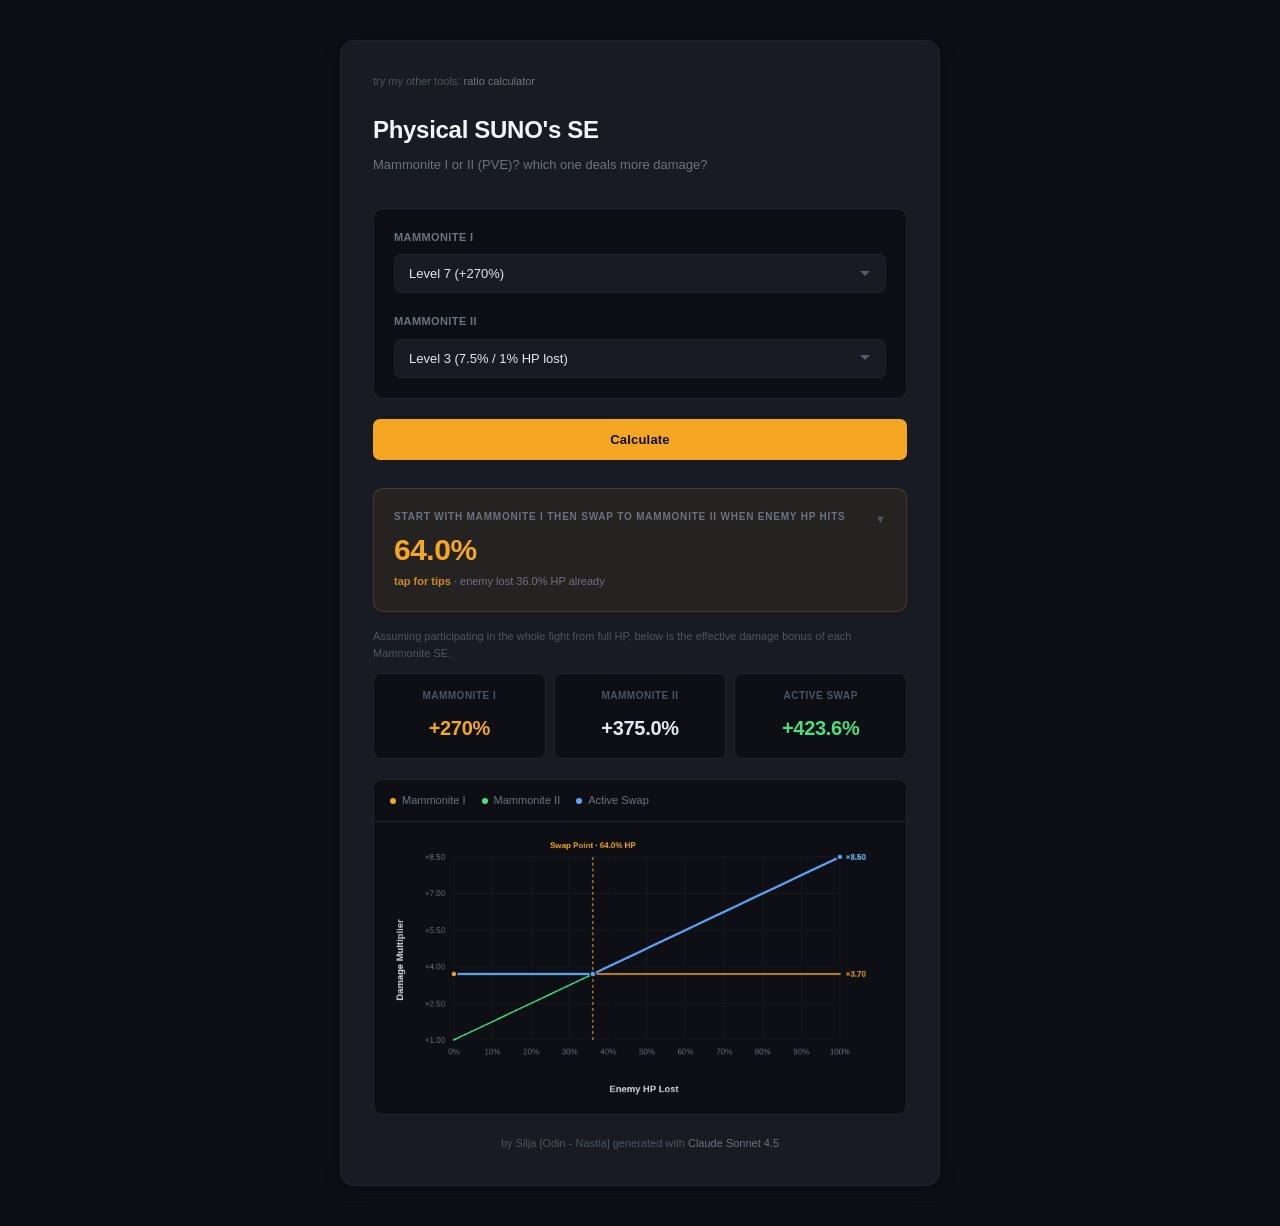
<file: physical-suno-mammonite-se.html>
<!DOCTYPE html>
<html lang="en">
<head>
<meta charset="UTF-8">
<meta name="viewport" content="width=device-width, initial-scale=1.0">
<title>SUNO's Mammonite SE</title>
<meta name="description" content="Mammonite I or II? which one deals more damage?" />
<style>
  * { margin: 0; padding: 0; box-sizing: border-box; }
  body { background: #0d0f14; color: #e2e8f0; font-family: -apple-system, BlinkMacSystemFont, 'Segoe UI', sans-serif; font-size: 14px; line-height: 1.6; min-height: 100vh; display: flex; align-items: center; justify-content: center; padding: 40px 20px; }
  .card { background: #181b22; border: 1px solid #20232c; border-radius: 14px; padding: 32px; width: 100%; max-width: 600px; box-shadow: 0 2px 16px rgba(0,0,0,.35); }
  .credit { font-size: 11px; color: #4b5563; display: block; margin-bottom: 20px; }
  .credit a { color: #6b7280; text-decoration: none; transition: color .15s; }
  .credit a:hover { color: #9ca3af; }
  h1 { font-size: 24px; font-weight: 700; color: #f1f5f9; margin-bottom: 6px; letter-spacing: -.3px; }
  .desc { font-size: 13px; color: #6b7280; margin-bottom: 32px; }
  .input-section { background: #0d0f14; border: 1px solid #20232c; border-radius: 10px; padding: 20px; margin-bottom: 20px; }
  .field { margin-bottom: 20px; }
  .field:last-of-type { margin-bottom: 0; }
  label { display: block; font-size: 11px; font-weight: 600; color: #6b7280; letter-spacing: .4px; text-transform: uppercase; margin-bottom: 8px; }
  select { width: 100%; background: #181b22; border: 1px solid #20232c; border-radius: 7px; color: #e2e8f0; font-family: inherit; font-size: 13px; padding: 11px 14px; outline: none; cursor: pointer; appearance: none; background-image: url("data:image/svg+xml,%3Csvg xmlns='http://www.w3.org/2000/svg' width='12' height='12' viewBox='0 0 12 12'%3E%3Cpath fill='%23555a6e' d='M6 8L1 3h10z'/%3E%3C/svg%3E"); background-repeat: no-repeat; background-position: right 14px center; transition: border-color .15s; }
  select:focus { border-color: rgba(245,166,35,.5); }
  button { width: 100%; background: #f5a623; border: none; border-radius: 7px; color: #0d0f14; font-family: inherit; font-size: 13px; font-weight: 700; padding: 13px; cursor: pointer; letter-spacing: .2px; transition: opacity .15s, transform .1s; }
  button:hover { opacity: .88; }
  button:active { transform: scale(.99); opacity: .8; }
  .result { display: none; margin-top: 28px; }
  .result.show { display: block; animation: fadeIn .25s ease; }
  @keyframes fadeIn { from { opacity:0; transform:translateY(6px); } to { opacity:1; transform:translateY(0); } }
  .swap-badge { background: rgba(245,166,35,.06); border: 1px solid rgba(245,166,35,.18); border-radius: 10px; padding: 20px; margin-bottom: 16px; cursor: pointer; transition: background .2s, border-color .2s; user-select: none; }
  .swap-badge:hover { background: rgba(245,166,35,.09); border-color: rgba(245,166,35,.28); }
  .swap-top { display: flex; justify-content: space-between; align-items: flex-start; gap: 16px; }
  .swap-label { font-size: 10px; color: #6b7280; text-transform: uppercase; letter-spacing: .8px; font-weight: 600; margin-bottom: 10px; }
  .swap-val { font-size: 30px; font-weight: 700; color: #f5a623; letter-spacing: -.5px; line-height: 1; }
  .swap-hint { font-size: 11px; color: #6b7280; margin-top: 8px; }
  .swap-hint-tap { color: rgba(245,166,35,.8); font-weight: 600; }
  .chevron { color: #4b5563; font-size: 11px; transition: transform .25s ease; flex-shrink: 0; margin-top: 2px; }
  .chevron.open { transform: rotate(180deg); }
  .tips { display: none; background: #0d0f14; border: 1px solid #20232c; border-radius: 8px; padding: 16px; margin-bottom: 16px; font-size: 12px; line-height: 1.75; color: #6b7280; }
  .tips.show { display: block; animation: fadeIn .2s ease; }
  .tips strong { color: #d1d5db; font-weight: 600; }
  .tips-row { display: flex; gap: 10px; margin-bottom: 10px; }
  .tips-row:last-child { margin-bottom: 0; }
  .tip-dot { width: 4px; height: 4px; background: rgba(245,166,35,.6); border-radius: 50%; flex-shrink: 0; margin-top: 7px; }
  .stats-desc { font-size: 11px; color: #4b5563; margin-bottom: 10px; }
  .stats { display: grid; grid-template-columns: repeat(3,1fr); gap: 8px; margin-bottom: 20px; }
  .stat { background: #0d0f14; border: 1px solid #20232c; border-radius: 8px; padding: 14px 12px; text-align: center; cursor: pointer; transition: border-color .2s, background .2s; }
  .stat:hover { border-color: #2e3140; background: #111318; }
  .stat.active-m1 { background: rgba(245,166,35,.07); border-color: rgba(245,166,35,.4); }
  .stat.active-m2 { background: rgba(74,222,128,.07); border-color: rgba(74,222,128,.4); }
  .stat.active-swap { background: rgba(96,165,250,.07); border-color: rgba(96,165,250,.4); }
  .stat-label { font-size: 10px; color: #4b5563; text-transform: uppercase; letter-spacing: .5px; font-weight: 600; margin-bottom: 8px; }
  .stat-val { font-size: 20px; font-weight: 700; color: #e2e8f0; letter-spacing: -.3px; }
  .stat-val.gold { color: #f5a623; }
  .stat-val.green { color: #4ade80; }
  .chart-wrap { border: 1px solid #20232c; border-radius: 10px; overflow: hidden; background: #0d0f14; margin-bottom: 20px; }
  .chart-legend { display: flex; gap: 16px; padding: 12px 16px; border-bottom: 1px solid #20232c; background: #0d0f14; }
  .legend-item { display: flex; align-items: center; gap: 6px; font-size: 11px; color: #6b7280; font-weight: 500; }
  .legend-dot { width: 6px; height: 6px; border-radius: 50%; flex-shrink: 0; }
  .dot-m1   { background: #f5a623; }
  .dot-m2   { background: #4ade80; }
  .dot-swap { background: #60a5fa; }
  canvas { width: 100%; height: auto; display: block; padding: 0 8px 16px 16px; }
  .other-tools { font-size: 11px; color: #4b5563; text-align: center; }
  .other-tools a { color: #6b7280; text-decoration: none; transition: color .15s; }
  .other-tools a:hover { color: #9ca3af; }
  @media (max-width:640px) { body { padding: 20px 14px; } .card { padding: 24px; } h1 { font-size: 22px; } .swap-val { font-size: 26px; } .stats { gap: 6px; } .stat { padding: 12px 10px; } .stat-val { font-size: 18px; } }

  /* ── PWA back-nav confirm modal ── */
  .pwa-overlay {
    display: none;
    position: fixed; inset: 0;
    background: rgba(0,0,0,.72);
    z-index: 999;
    align-items: flex-end;
    justify-content: center;
    padding: 0 16px 28px;
  }
  .pwa-overlay.show { display: flex; }

  .pwa-sheet {
    background: #181b22;
    border: 1px solid #20232c;
    border-radius: 16px;
    padding: 24px 20px 20px;
    width: 100%; max-width: 420px;
    animation: sheetUp .15s cubic-bezier(.25,1,.3,1);
  }
  @keyframes sheetUp { from { transform:translateY(20px); opacity:0; } to { transform:translateY(0); opacity:1; } }

  .pwa-sheet-title {
    font-size: 15px; font-weight: 700; color: #f1f5f9;
    margin-bottom: 6px; letter-spacing: -.2px;
  }
  .pwa-sheet-body {
    font-size: 13px; color: #6b7280; margin-bottom: 20px; line-height: 1.55;
  }
  .pwa-sheet-body strong { color: #9ca3af; font-weight: 600; }
  .pwa-actions { display: flex; gap: 10px; }
  .pwa-btn {
    flex: 1; padding: 12px; border-radius: 8px; font-family: inherit;
    font-size: 13px; font-weight: 700; cursor: pointer;
    border: none; transition: opacity .15s, transform .1s;
    letter-spacing: .1px;
  }
  .pwa-btn:active { transform: scale(.98); opacity: .85; }
  .pwa-btn-cancel { background: #20232c; color: #9ca3af; }
  .pwa-btn-go     { background: #f5a623; color: #0d0f14; }
</style>
</head>
<body>

<!-- PWA back-nav modal -->
<div class="pwa-overlay" id="pwaOverlay" role="dialog" aria-modal="true" aria-labelledby="pwaTitle">
  <div class="pwa-sheet">
    <div class="pwa-sheet-title" id="pwaTitle">Back to Main Page?</div>
    <div class="pwa-sheet-body">
      You'll be taken back to the <strong>main project</strong> (Ratio Calculator).
    </div>
    <div class="pwa-actions">
      <button class="pwa-btn pwa-btn-cancel" id="pwaCancel">Stay here</button>
      <button class="pwa-btn pwa-btn-go"     id="pwaGo">Go back</button>
    </div>
  </div>
</div>

<div class="card">
  <span class="credit">try my other tools: <a href="https://masihterjaga.github.io/sim">ratio calculator</a></span>
  <h1>Physical SUNO's SE</h1>
  <p class="desc">Mammonite I or II (PVE)? which one deals more damage?</p>
  <div class="input-section">
    <div class="field"><label>Mammonite I</label><select id="m1"></select></div>
    <div class="field"><label>Mammonite II</label><select id="m2"></select></div>
  </div>
  <button onclick="calculate()">Calculate</button>
  <div class="result" id="result">
    <div class="swap-badge" onclick="toggleTips()">
      <div class="swap-top">
        <div>
          <div class="swap-label">Start with Mammonite I then swap to Mammonite II when enemy HP hits</div>
          <div class="swap-val" id="swapHP">—</div>
          <div class="swap-hint" id="swapHint">—</div>
        </div>
        <div class="chevron" id="chevron">▼</div>
      </div>
    </div>
    <div class="tips" id="tips">
      <div class="tips-row"><div class="tip-dot"></div><div id="tip1">—</div></div>
      <div class="tips-row"><div class="tip-dot"></div><div id="tip2">—</div></div>
      <div class="tips-row"><div class="tip-dot"></div><div id="tip3">—</div></div>
    </div>
    <p class="stats-desc">Assuming participating in the whole fight from full HP, below is the effective damage bonus of each Mammonite SE.</p>
    <div class="stats">
      <div class="stat" data-line="m1"><div class="stat-label">Mammonite I</div><div class="stat-val gold" id="statM1">—</div></div>
      <div class="stat" data-line="m2"><div class="stat-label">Mammonite II</div><div class="stat-val" id="statM2">—</div></div>
      <div class="stat" data-line="swap"><div class="stat-label">Active Swap</div><div class="stat-val green" id="statSwap">—</div></div>
    </div>
    <div class="chart-wrap">
      <div class="chart-legend">
        <div class="legend-item"><div class="legend-dot dot-m1"></div>Mammonite I</div>
        <div class="legend-item"><div class="legend-dot dot-m2"></div>Mammonite II</div>
        <div class="legend-item"><div class="legend-dot dot-swap"></div>Active Swap</div>
      </div>
      <canvas id="chart"></canvas>
    </div>
    <p class="other-tools">by Silja [Odin - Nastia] generated with <a href="https://claude.ai" target="_blank">Claude Sonnet 4.5</a></p>
  </div>
</div>

<script>
(() => {
  'use strict';

  // ── PWA Back Navigation ──────────────────────────────────────────────────
  const RATIO_URL = 'https://masihterjaga.github.io/sim';

  // Detect standalone (PWA) mode — covers Android Chrome & iOS Safari
  const isPWA = window.matchMedia('(display-mode: standalone)').matches
             || window.navigator.standalone === true;

  const overlay   = document.getElementById('pwaOverlay');
  const btnCancel = document.getElementById('pwaCancel');
  const btnGo     = document.getElementById('pwaGo');

  const showModal = () => overlay.classList.add('show');
  const hideModal = () => overlay.classList.remove('show');

  btnCancel.addEventListener('click', hideModal);
  btnGo.addEventListener('click', () => { window.location.href = RATIO_URL; });
  overlay.addEventListener('click', e => { if (e.target === overlay) hideModal(); });

  if (isPWA) {
    history.pushState({ pwaGuard: true }, '');

    window.addEventListener('popstate', () => {
      // Re-push FIRST — sebelum apapun — untuk nutup race window
      history.pushState({ pwaGuard: true }, '');
      showModal();
    });
  }

  // ── App Logic ────────────────────────────────────────────────────────────

  // DOM cache
  const m1Sel    = document.getElementById('m1');
  const m2Sel    = document.getElementById('m2');
  const canvas   = document.getElementById('chart');
  const ctx      = canvas.getContext('2d');
  const stats    = document.querySelectorAll('.stat');
  const elResult   = document.getElementById('result');
  const elTips     = document.getElementById('tips');
  const elChevron  = document.getElementById('chevron');
  const elSwapHP   = document.getElementById('swapHP');
  const elSwapHint = document.getElementById('swapHint');
  const elStatM1   = document.getElementById('statM1');
  const elStatM2   = document.getElementById('statM2');
  const elStatSwap = document.getElementById('statSwap');
  const elTip1     = document.getElementById('tip1');
  const elTip2     = document.getElementById('tip2');
  const elTip3     = document.getElementById('tip3');

  // State
  let currentData     = null;
  let stickyHighlight = null;
  let animFrame       = null;

  const KEYS   = ['m1', 'm2', 'swap'];
  const BASE_W = { m1: 2, m2: 2, swap: 3 };
  const COLORS = { m1: '#f5a623', m2: '#4ade80', swap: '#60a5fa' };
  const anim   = { m1: { w: 2, o: 1 }, m2: { w: 2, o: 1 }, swap: { w: 3, o: 1 } };
  const target = { m1: { w: 2, o: 1 }, m2: { w: 2, o: 1 }, swap: { w: 3, o: 1 } };

  // Chart constants
  const W = 700, H = 380;
  const PAD   = { top: 48, right: 80, bottom: 80, left: 88 };
  const plotW = W - PAD.left - PAD.right;
  const plotH = H - PAD.top  - PAD.bottom;
  const FONT  = '-apple-system, sans-serif';

  // Populate selects
  for (let i = 1; i <= 11; i++) {
    const inc = 90 + (i - 1) * 30;
    m1Sel.add(new Option(`Level ${i}  (+${inc}%)`, inc, false, i === 7));
  }
  for (let i = 1; i <= 7; i++) {
    const rate = 4.5 + (i - 1) * 1.5;
    m2Sel.add(new Option(`Level ${i}  (${rate}% / 1% HP lost)`, rate, false, i === 3));
  }

  // Math
  const gem2Integral = (a, b, rate) =>
    b <= a ? 0 : (b - a) + (rate / 100) * (b * b - a * a) / 2;

  // Animation
  const animate = () => {
    const SPEED = 0.2, SNAP = 0.01;
    let dirty = false;

    for (const k of KEYS) {
      for (const prop of ['w', 'o']) {
        const diff = target[k][prop] - anim[k][prop];
        if (Math.abs(diff) > SNAP) { anim[k][prop] += diff * SPEED; dirty = true; }
        else                        { anim[k][prop]  = target[k][prop]; }
      }
    }

    if (currentData) drawChartFrame();
    if (dirty) animFrame = requestAnimationFrame(animate);
  };

  const setTargets = hl => {
    for (const k of KEYS) {
      target[k].w = hl ? (k === hl ? BASE_W[k] * 2.2 : BASE_W[k]) : BASE_W[k];
      target[k].o = hl ? (k === hl ? 1 : 0.2) : 1;
    }
    if (animFrame) cancelAnimationFrame(animFrame);
    animFrame = requestAnimationFrame(animate);
  };

  // Chart
  const drawChartFrame = () => {
    const { gem1Pct, gem2Rate, swapAtLost } = currentData;
    const gem1Mult = 1 + gem1Pct / 100;

    canvas.width  = W;
    canvas.height = H;

    const points = Array.from({ length: 201 }, (_, i) => {
      const hpLost = i * 0.5;
      const m2 = 1 + (gem2Rate / 100) * hpLost;
      return { hpLost, m1: gem1Mult, m2, swap: hpLost < swapAtLost ? gem1Mult : m2 };
    });

    const maxY = Math.max(...points.map(p => Math.max(p.m1, p.m2)));
    const xPos = v => PAD.left + (v / 100) * plotW;
    const yPos = v => PAD.top  + plotH - ((v - 1) / (maxY - 1)) * plotH;

    // grid
    ctx.strokeStyle = '#1a1d24';
    ctx.lineWidth   = 1;
    ctx.fillStyle   = '#6b7280';
    ctx.font        = `11px ${FONT}`;

    for (let i = 0; i <= 5; i++) {
      const val = 1 + (i / 5) * (maxY - 1), y = yPos(val);
      ctx.beginPath(); ctx.moveTo(PAD.left, y); ctx.lineTo(W - PAD.right, y); ctx.stroke();
      ctx.textAlign = 'right';
      ctx.fillText(`×${val.toFixed(2)}`, PAD.left - 12, y + 4);
    }

    for (let i = 0; i <= 10; i++) {
      const x = xPos(i * 10);
      ctx.beginPath(); ctx.moveTo(x, PAD.top); ctx.lineTo(x, H - PAD.bottom); ctx.stroke();
      ctx.textAlign = 'center';
      ctx.fillText(`${i * 10}%`, x, H - PAD.bottom + 20);
    }

    // axis labels
    ctx.fillStyle = '#d1d5db';
    ctx.font      = `bold 13px ${FONT}`;
    ctx.textAlign = 'center';
    ctx.fillText('Enemy HP Lost', W / 2, H - 8);
    ctx.save();
    ctx.translate(18, H / 2); ctx.rotate(-Math.PI / 2);
    ctx.fillText('Damage Multiplier', 0, 0);
    ctx.restore();

    // swap dashed line
    const swapX = xPos(swapAtLost);
    ctx.beginPath();
    ctx.strokeStyle = COLORS.m1; ctx.lineWidth = 1.5; ctx.setLineDash([4, 4]);
    ctx.moveTo(swapX, PAD.top); ctx.lineTo(swapX, H - PAD.bottom); ctx.stroke();
    ctx.setLineDash([]);
    ctx.fillStyle = COLORS.m1; ctx.font = `bold 11px ${FONT}`; ctx.textAlign = 'center';
    ctx.fillText(`Swap Point · ${(100 - swapAtLost).toFixed(1)}% HP`, swapX, PAD.top - 12);

    // lines
    const drawLine = k => {
      ctx.beginPath();
      ctx.strokeStyle = COLORS[k]; ctx.globalAlpha = anim[k].o;
      ctx.lineWidth   = anim[k].w; ctx.lineJoin = ctx.lineCap = 'round';
      points.forEach(({ hpLost }, i) =>
        i === 0 ? ctx.moveTo(xPos(hpLost), yPos(points[i][k]))
                : ctx.lineTo(xPos(hpLost), yPos(points[i][k]))
      );
      ctx.stroke(); ctx.globalAlpha = 1;
    };

    const ORDER = ['m2', 'm1', 'swap'];
    const hl    = ORDER.find(k => anim[k].w > (k === 'swap' ? 3.5 : 2.5));
    ORDER.forEach(k => { if (k !== hl) drawLine(k); });
    if (hl) drawLine(hl);

    // endpoint dots
    const drawDot = (hp, val, k) => {
      ctx.globalAlpha = anim[k].o;
      ctx.beginPath(); ctx.fillStyle = COLORS[k];
      ctx.arc(xPos(hp), yPos(val), 4, 0, Math.PI * 2); ctx.fill();
      ctx.strokeStyle = '#111318'; ctx.lineWidth = 2; ctx.stroke();
      ctx.globalAlpha = 1;
    };

    drawDot(swapAtLost, gem1Mult,         'swap');
    drawDot(0,          gem1Mult,         'm1');
    drawDot(100,        points[200].m2,   'm2');
    drawDot(100,        points[200].swap, 'swap');

    // right-edge labels
    ctx.font = `bold 11px ${FONT}`; ctx.textAlign = 'left';
    const lx = W - PAD.right + 8;

    [
      { y: yPos(gem1Mult),         k: 'm1',   val: gem1Mult         },
      { y: yPos(points[200].m2),   k: 'm2',   val: points[200].m2   },
      { y: yPos(points[200].swap), k: 'swap', val: points[200].swap  }
    ].forEach(({ y, k, val }) => {
      ctx.globalAlpha = anim[k].o;
      ctx.fillStyle   = COLORS[k];
      ctx.fillText(`×${val.toFixed(2)}`, lx, y + 4);
    });

    ctx.globalAlpha = 1;
  };

  // Highlight
  const updateHighlight = lk => {
    stats.forEach(s => {
      s.classList.remove('active-m1', 'active-m2', 'active-swap');
      if (s.dataset.line === lk) s.classList.add(`active-${lk}`);
    });
    setTargets(lk);
  };

  const clearHighlight = () => {
    stats.forEach(s => s.classList.remove('active-m1', 'active-m2', 'active-swap'));
    setTargets(null);
  };

  stats.forEach(s => {
    s.addEventListener('mouseenter', () => { if (!stickyHighlight) updateHighlight(s.dataset.line); });
    s.addEventListener('mouseleave', () => { if (!stickyHighlight) clearHighlight(); });
    s.addEventListener('click', () => {
      const lk = s.dataset.line;
      stickyHighlight = stickyHighlight === lk ? (clearHighlight(), null) : (updateHighlight(lk), lk);
    });
  });

  document.addEventListener('click', e => {
    if (stickyHighlight && !e.target.closest('.stat')) {
      stickyHighlight = null;
      clearHighlight();
    }
  });

  // Calculate
  window.calculate = () => {
    const gem1Pct  = parseFloat(m1Sel.value);
    const gem2Rate = parseFloat(m2Sel.value);
    const gem1Mult = 1 + gem1Pct / 100;
    const swapAtLost = gem1Pct / gem2Rate;
    const swapAtHP   = 100 - swapAtLost;

    if (swapAtLost >= 100) {
      alert('With this combo, Mammonite II never catches up to Mammonite I within normal HP range.');
      return;
    }

    const effMult      = (gem1Mult * swapAtLost + gem2Integral(swapAtLost, 100, gem2Rate)) / 100;
    const gem2OnlyMult = gem2Integral(0, 100, gem2Rate) / 100;
    const effPct       = ((effMult - 1) * 100).toFixed(1);
    const gem2OnlyPct  = ((gem2OnlyMult - 1) * 100).toFixed(1);
    const cmp          = gem1Mult >= gem2OnlyMult ? 'still deals more damage than' : 'deals less damage than';

    elSwapHP.textContent   = `${swapAtHP.toFixed(1)}%`;
    elSwapHint.innerHTML   = `<span class="swap-hint-tap">tap for tips</span> · enemy lost ${swapAtLost.toFixed(1)}% HP already`;
    elStatM1.textContent   = `+${gem1Pct}%`;
    elStatM2.textContent   = `+${gem2OnlyPct}%`;
    elStatSwap.textContent = `+${effPct}%`;
    elTip1.innerHTML = `if you only use <strong>Mammonite I</strong>, your bonus is consistent at +${gem1Pct}%`;
    elTip2.innerHTML = `<strong>Mammonite II</strong> is conditional, depending on both level / target HP. M1 (+${gem1Pct}%) ${cmp} M2 (+${gem2OnlyPct}%).`;
    elTip3.innerHTML = `<strong>active swap</strong> is always the best. no matter what level your Mammonite is, active swap will always maximize your damage at +${effPct}%. sometimes it's only a small difference, but it's still more damage.`;

    elResult.classList.add('show');
    elTips.classList.remove('show');
    elChevron.classList.remove('open');

    currentData = { gem1Pct, gem2Rate, swapAtLost };
    drawChartFrame();
  };

  window.toggleTips = () => {
    elTips.classList.toggle('show');
    elChevron.classList.toggle('open');
  };

  calculate();
})();
</script>
</body>
</html>
</file>
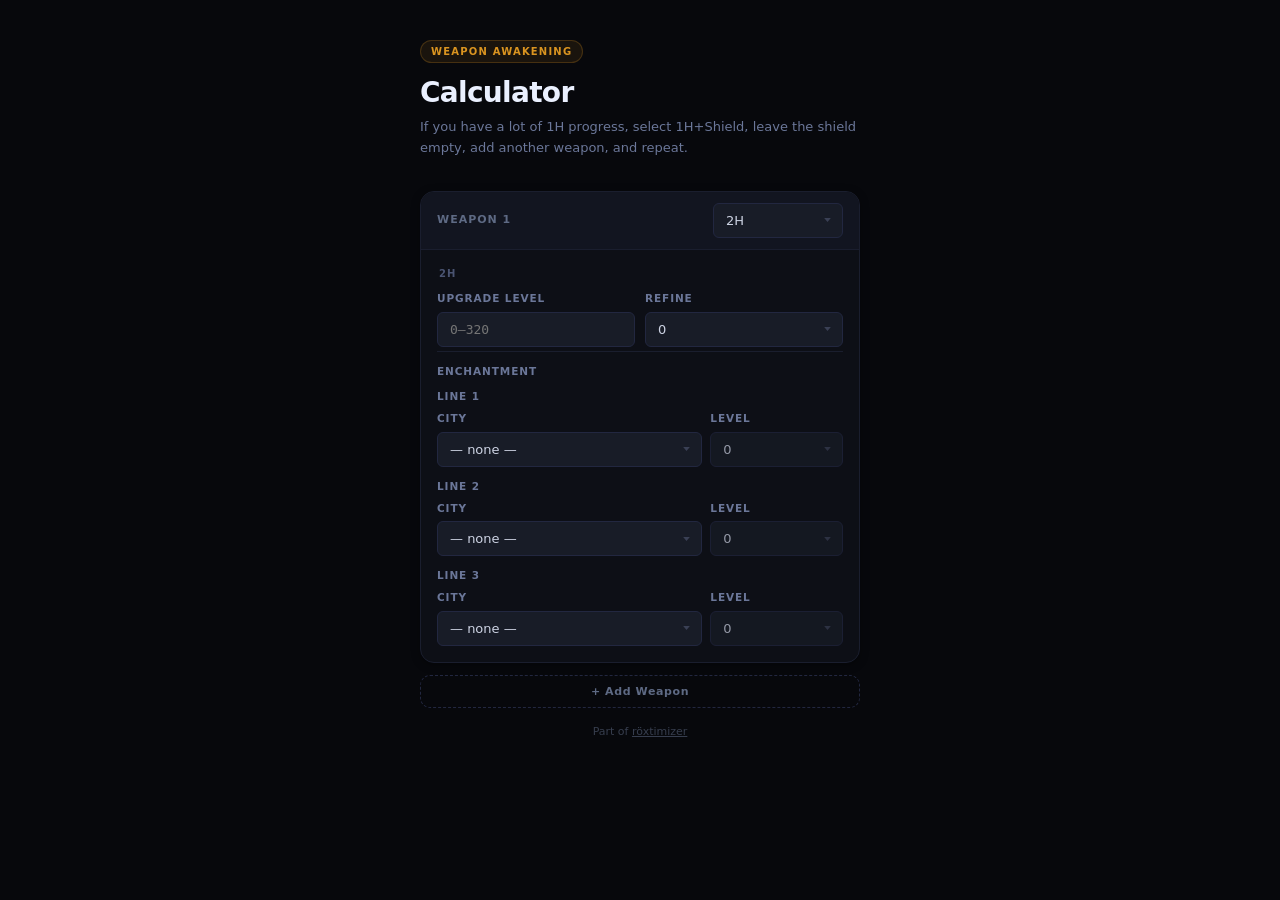
<file: weapon-awakening.html>
<!DOCTYPE html>
<html lang="en">
<head>
<meta charset="UTF-8">
<meta name="viewport" content="width=device-width, initial-scale=1.0">
<title>Weapon Awakening</title>
<meta name="description" content="Part of RöXtimizer - Weapon Awakening Calculator" />
<link rel="icon shortcut" type="image/x-icon" href="/sim/icons/favicon.ico">
<link rel="icon" type="image/svg+xml" href="/sim/icons/favicon.svg">
<link rel="icon" type="image/png" sizes="96x96" href="/sim/icons/favicon-96x96.png">
<link rel="apple-touch-icon" href="/sim/icons/apple-touch-icon.png">
<meta name="google" content="notranslate">
<style>
:root {
  --c-bg:            #07080c;
  --c-surface:       #0d0f16;
  --c-surface-2:     #121520;
  --c-surface-3:     #181c27;
  --c-border:        #1a1e2e;
  --c-border-2:      #222740;
  --c-text:          #cdd3e3;
  --c-muted:         #5e6a84;
  --c-dim:           #3a4460;
  --c-accent:        #f5a623;
  --c-accent-dim:    rgba(245,166,35,.08);
  --c-accent-border: rgba(245,166,35,.2);
  --c-accent-text:   rgba(245,166,35,.88);
  --c-blue:          #5b9cf6;
  --c-green:         #3ecf8e;
  --c-h1:            #eaf0ff;
  --c-sub:           #6b7799;
  --c-dim-2:         #4a5472;
  --c-red:           #f2605a;
  --r-sm: 6px;
  --r-md: 10px;
  --r-lg: 14px;
  --font: system-ui, -apple-system, BlinkMacSystemFont, 'Segoe UI', sans-serif;
  --mono: ui-monospace, 'SF Mono', 'Cascadia Code', monospace;
}
* { margin: 0; padding: 0; box-sizing: border-box; }
.hidden { display: none; }
body {
  background: var(--c-bg);
  color: var(--c-text);
  font-family: var(--font);
  font-size: 14px;
  line-height: 1.5;
  display: flex;
  justify-content: center;
  padding: 36px 16px 80px;
  min-height: 100vh;
}
.wrap {
  width: 100%;
  max-width: 440px;
  display: flex;
  flex-direction: column;
  gap: 12px;
}
.card-header { padding: 4px 0 20px; }
.badge {
  display: inline-flex;
  align-items: center;
  background: var(--c-accent-dim);
  border: 1px solid var(--c-accent-border);
  border-radius: 99px;
  padding: 3px 10px;
  font-size: 10px;
  font-weight: 700;
  color: var(--c-accent-text);
  letter-spacing: 1.2px;
  text-transform: uppercase;
  margin-bottom: 14px;
}
h1 {
  font-size: 28px;
  font-weight: 800;
  color: var(--c-h1);
  letter-spacing: -.7px;
  line-height: 1.15;
  margin-bottom: 8px;
}
.subtitle { font-size: 13px; color: var(--c-sub); line-height: 1.6; }

/* weapon entry wrapper */
.weapon-entry { display: flex; flex-direction: column; gap: 8px; }
.weapon-entry + .weapon-entry { margin-top: 13px; }

.panel {
  background: var(--c-surface);
  border: 1px solid var(--c-border);
  border-radius: var(--r-lg);
  overflow: hidden;
  position: relative;
  box-shadow: 0 2px 8px rgba(0,0,0,.35);
}
.panel-header {
  display: flex;
  align-items: center;
  justify-content: space-between;
  padding: 11px 16px;
  border-bottom: 1px solid var(--c-border);
  background: var(--c-surface-2);
}
.panel-header-left { display: flex; align-items: center; gap: 8px; }
.panel-title {
  font-size: 11px;
  font-weight: 700;
  color: var(--c-muted);
  letter-spacing: 1px;
  text-transform: uppercase;
}
.panel-body {
  padding: 16px;
  display: flex;
  flex-direction: column;
  gap: 16px;
}
.field { display: flex; flex-direction: column; gap: 5px; }
.field-row {
  display: grid;
  grid-template-columns: 1fr 1fr;
  gap: 10px;
}
label {
  font-size: 10.5px;
  font-weight: 700;
  color: var(--c-sub);
  letter-spacing: .9px;
  text-transform: uppercase;
}
select, input[type="number"] {
  width: 100%;
  background: var(--c-surface-3);
  border: 1px solid var(--c-border-2);
  border-radius: var(--r-sm);
  color: var(--c-text);
  font-family: var(--font);
  font-size: 13px;
  font-weight: 500;
  padding: 9px 12px;
  outline: none;
  transition: border-color .15s, box-shadow .15s;
}
select {
  appearance: none;
  -webkit-appearance: none;
  cursor: pointer;
  padding-right: 32px;
  background-image: url("data:image/svg+xml,%3Csvg xmlns='http://www.w3.org/2000/svg' width='10' height='6' viewBox='0 0 10 6'%3E%3Cpath fill='%233a4055' d='M5 6L0 0h10z'/%3E%3C/svg%3E");
  background-repeat: no-repeat;
  background-position: right 11px center;
  background-size: 7px 4px;
}
select:focus, input[type="number"]:focus {
  border-color: var(--c-border-2);
  box-shadow: 0 0 0 1px rgba(255,255,255,.04);
}
select option { background: var(--c-surface-2); }
input[type="number"] {
  font-family: var(--mono);
  -moz-appearance: textfield;
}
input[type="number"]::-webkit-inner-spin-button,
input[type="number"]::-webkit-outer-spin-button { -webkit-appearance: none; margin: 0; }
.divider { border: none; border-top: 1px solid var(--c-border); }
.slot-header {
  font-size: 10.5px;
  font-weight: 700;
  color: var(--c-sub);
  letter-spacing: .9px;
  text-transform: uppercase;
  padding-bottom: 10px;
}
.enchant-slots { display: flex; flex-direction: column; gap: 12px; }
.slot { display: flex; flex-direction: column; gap: 6px; }
.slot-label {
  font-size: 10.5px;
  font-weight: 700;
  color: var(--c-sub);
  letter-spacing: .9px;
  text-transform: uppercase;
}
.row {
  display: grid;
  grid-template-columns: 2fr 1fr;
  gap: 8px;
  align-items: end;
}

/* sub-panel header: title on left, score/rating on right */
.sub-panel-header {
  display: flex;
  align-items: center;
  justify-content: space-between;
  gap: 8px;
  padding: 0 2px 10px;
}
.sub-panel-label {
  font-size: 10px;
  font-weight: 700;
  color: var(--c-dim-2);
  letter-spacing: 1px;
  text-transform: uppercase;
}
.sub-panel-stats { display: flex; align-items: center; gap: 8px; }
.sub-score {
  font-family: var(--mono);
  font-size: 11px;
  font-weight: 700;
  color: var(--c-dim-2);
}
.sub-rating {
  font-family: var(--mono);
  font-size: 11px;
  font-weight: 700;
  color: var(--c-blue);
  opacity: .85;
}

.btn-add-weapon {
  display: flex;
  align-items: center;
  justify-content: center;
  gap: 6px;
  width: 100%;
  padding: 9px 16px;
  background: transparent;
  border: 1px dashed var(--c-border-2);
  border-radius: var(--r-md);
  color: var(--c-muted);
  font-family: var(--font);
  font-size: 11px;
  font-weight: 600;
  letter-spacing: .6px;
  cursor: pointer;
  transition: border-color .15s, color .15s, background .15s;
}
.btn-add-weapon:hover {
  border-color: var(--c-accent-border);
  color: var(--c-accent-text);
  background: var(--c-accent-dim);
}

.btn-remove-weapon {
  font-size: 10px;
  font-weight: 700;
  letter-spacing: .6px;
  text-transform: uppercase;
  color: var(--c-muted);
  background: var(--c-surface-3);
  border: 1px solid var(--c-border-2);
  border-radius: var(--r-sm);
  padding: 3px 8px;
  cursor: pointer;
  font-family: var(--font);
  transition: color .15s, border-color .15s, background .15s;
}
.btn-remove-weapon:hover {
  color: var(--c-red);
  border-color: rgba(242,96,90,.35);
  background: rgba(242,96,90,.07);
}

@keyframes resultReveal {
  from { opacity: 0; transform: translateY(10px); }
  to   { opacity: 1; transform: translateY(0); }
}
.result {
  display: none;
  background: var(--c-surface);
  border: 1px solid var(--c-border);
  border-radius: var(--r-lg);
  overflow: hidden;
  box-shadow: 0 2px 8px rgba(0,0,0,.35);
}
.result.visible {
  display: block;
  animation: resultReveal .4s ease forwards;
}
.result-header {
  padding: 11px 16px;
  background: var(--c-surface-2);
  border-bottom: 1px solid var(--c-border);
}
.result-header-label {
  font-size: 11px;
  font-weight: 700;
  color: var(--c-muted);
  letter-spacing: 1px;
  text-transform: uppercase;
}
.awk-body { padding: 16px; display: flex; flex-direction: column; gap: 4px; }
.awk-tier-row {
  display: flex;
  align-items: center;
  padding: 8px 10px;
  background: var(--c-surface-2);
  border: 1px solid var(--c-border);
  border-radius: var(--r-sm);
  gap: 10px;
  transition: border-color .25s, background .25s;
}
.awk-tier-row.active {
  border-color: rgba(62,207,142,.3);
  background: rgba(62,207,142,.05);
}
.awk-tier-badge {
  font-family: var(--mono);
  font-size: 10px;
  font-weight: 700;
  color: var(--c-muted);
  min-width: 28px;
}
.awk-tier-row.active .awk-tier-badge { color: var(--c-green); }
.awk-tier-score { font-size: 11px; color: var(--c-dim-2); flex: 1; }
.awk-tier-bonus {
  font-family: var(--mono);
  font-size: 12px;
  font-weight: 700;
  color: var(--c-muted);
}
.awk-tier-row.active .awk-tier-bonus { color: var(--c-accent); }
.awk-tier-need { font-size: 10px; color: var(--c-dim-2); white-space: nowrap; }

.credit {
  font-size: 11px;
  color: var(--c-muted);
  text-align: center;
  padding-top: 4px;
  opacity: .55;
}
.credit a {
  color: inherit;
  text-decoration: none;
  border-bottom: 1px solid transparent;
  transition: color .2s, border-color .2s;
}
.credit a:hover { color: var(--c-blue); border-bottom-color: rgba(91,156,246,.3); }
</style>
</head>
<body>
<div class="wrap">
  <div class="card-header">
    <div class="badge">Weapon Awakening</div>
    <h1>Calculator</h1>
    <p class="subtitle">If you have a lot of 1H progress, select 1H+Shield, leave the shield empty, add another weapon, and repeat.</p>
  </div>

  <div id="weapons-container"></div>

  <button class="btn-add-weapon" id="btn-add-weapon">+ Add Weapon</button>
  <div class="result" id="result-panel">
    <div class="result-header">
      <div class="result-header-label">Awakening Tier</div>
    </div>
    <div class="awk-body" id="awk-tiers"></div>
  </div>

  <p class="credit">Part of <a href="https://masihterjaga.github.io/sim/roxtimizer"><u>röxtimizer</u></a></p>
</div>
<script>
const WEAPON_AWK = [
  { tier: 'T1',  score: 250,   rating: 1100, need: 2, bonus: 12  },
  { tier: 'T2',  score: 500,   rating: 1100, need: 2, bonus: 25  },
  { tier: 'T3',  score: 1200,  rating: 1100, need: 2, bonus: 45  },
  { tier: 'T4',  score: 2000,  rating: 1100, need: 2, bonus: 65  },
  { tier: 'T5',  score: 2500,  rating: 1700, need: 3, bonus: 85  },
  { tier: 'T6',  score: 5000,  rating: 1700, need: 3, bonus: 110 },
  { tier: 'T7',  score: 6500,  rating: 2300, need: 4, bonus: 135 },
  { tier: 'T8',  score: 9000,  rating: 2300, need: 4, bonus: 170 },
  { tier: 'T9',  score: 12000, rating: 2900, need: 5, bonus: 210 },
  { tier: 'T10', score: 14000, rating: 3500, need: 6, bonus: 250 },
];

const SUB_RATING = { '2h': 600, '1h': 400, shield: 200, dagger: 300, dagger2: 300, ar: 400, r: 200, sr: 400, sg: 200 };
const SLOT_GROUP = { shield: 'shield', dagger: 'dagger', dagger2: 'dagger', ar: 'ar', r: 'r', sr: 'sr', sg: 'sg' };
const SLOT_CAP   = { shield: 1, dagger: 2, ar: 1, r: 1, sr: 1, sg: 1 };

const TYPE_SUBS = {
  '2h':     [{ key: '2h',     label: '2H' }],
  '1h':     [{ key: '1h',     label: '1H' }, { key: 'shield', label: 'Shield' }],
  dagger:   [{ key: 'dagger', label: 'Dagger A' }, { key: 'dagger2', label: 'Dagger B' }],
  ar:       [{ key: 'ar',     label: 'AR' }, { key: 'r', label: 'R' }],
  sr:       [{ key: 'sr',     label: 'SR' }, { key: 'sg', label: 'SG' }],
};

const REFINE_SCORES = [0,20,25,30,40,50,60,80,120,180,330,580,1000,1700,3420,7500];

const ENCHANT_SCORES = {
  Prontera:        [0,2,3,4,5,6,7,8,9,10,11,12,15,20,25,34],
  Morroc:          [0,3,4,5,6,7,8,9,10,11,12,15,20,25,34,50],
  Einbroch:        [0,3,4,5,6,7,8,9,10,11,12,15,20,25,34,50],
  'Izlude Island': [0,4,5,6,7,8,9,10,11,12,15,20,25,34,50,80],
  Alberta:         [0,4,5,6,7,8,9,10,11,12,15,20,25,34,50,80],
  Payon:           [0,5,6,7,8,9,10,11,12,15,20,25,34,50,80,140],
  Geffen:          [0,6,7,8,9,10,11,12,15,20,25,34,50,80,140,250],
  'Glast Heim':    [0,7,8,9,10,11,12,15,20,25,34,50,80,140,250,480],
  Comodo:          [0,8,9,10,11,12,15,20,25,34,50,80,140,250,480,850],
  Umbala:          [0,9,10,11,12,15,20,25,34,50,80,140,250,480,850,1400],
  Juno:            [0,10,11,12,15,20,25,34,50,80,140,250,480,850,1400,2100],
  Rachel:          [0,11,12,15,20,25,34,50,80,140,250,480,850,1400,2100,3200],
};

const MAX_UPGRADE = 320;

const UPGRADE_SCORES = (() => {
  const ranges = [
    [1,20,5],[21,40,10],[41,60,15],[61,100,20],[101,120,30],
    [121,140,35],[141,160,40],[161,180,60],[181,200,120],
    [201,220,200],[221,240,300],[241,260,450],[261,280,600],[281,300,800],[301,320,1200],
  ];
  const table = new Uint16Array(MAX_UPGRADE + 1);
  for (const [from, to, score] of ranges) table.fill(score, from, to + 1);
  return table;
})();

const CITIES    = Object.keys(ENCHANT_SCORES);
const SLOT_NUMS = [1, 2, 3];

let weapons = [];
let nextId  = 0;
let hasInteracted = false;
let lastTiersHTML = '';

const el = id => document.getElementById(id);

const levelOptionsHTML = '<option value="0">0</option>' +
  Array.from({ length: 15 }, (_, i) => `<option value="${i + 1}">${i + 1}</option>`).join('');

const refineOptionsHTML = Array.from({ length: 16 }, (_, i) => `<option value="${i}">${i}</option>`).join('');

const cityOptionsHTML = '<option value="">— none —</option>' +
  CITIES.map(c => `<option value="${c}">${c}</option>`).join('');

function createSubState() {
  return { upg: 0, ref: 0, ench: SLOT_NUMS.map(() => ({ city: '', lvl: 0 })) };
}

function buildSubPanel(wid, subKey, subLabel) {
  const prefix = `w${wid}-${subKey}`;
  return `
    <div class="sub-panel" data-sub="${subKey}" data-wid="${wid}" data-subkey="${subKey}">
      <div class="sub-panel-header">
        <div class="sub-panel-label">${subLabel}</div>
        <div class="sub-panel-stats">
          <div class="sub-score hidden" id="score-${prefix}"></div>
          <div class="sub-rating hidden" id="rating-${prefix}"></div>
        </div>
      </div>
      <div class="field-row">
        <div class="field">
          <label>Upgrade Level</label>
          <input type="number" min="0" max="${MAX_UPGRADE}" placeholder="0–${MAX_UPGRADE}" data-field="upg">
        </div>
        <div class="field">
          <label>Refine</label>
          <select data-field="ref">${refineOptionsHTML}</select>
        </div>
      </div>
      <hr class="divider" style="margin-top:4px">
      <div style="margin-top:12px">
        <div class="slot-header">Enchantment</div>
        <div class="enchant-slots">
          ${SLOT_NUMS.map(s => buildEnchantSlot(s)).join('')}
        </div>
      </div>
    </div>`;
}

function buildEnchantSlot(slotNum) {
  const idx = slotNum - 1;
  return `
    <div class="slot">
      <div class="slot-label">Line ${slotNum}</div>
      <div class="row">
        <div class="field"><label>City</label>
          <select data-field="ench-city" data-idx="${idx}">${cityOptionsHTML}</select>
        </div>
        <div class="field"><label>Level</label>
          <select data-field="ench-lvl" data-idx="${idx}" disabled>${levelOptionsHTML}</select>
        </div>
      </div>
    </div>`;
}

function buildWeaponEntry(wid, isFirst) {
  const num = weapons.findIndex(w => w.id === wid) + 1;
  const div = document.createElement('div');
  div.className = 'weapon-entry';
  div.id = `weapon-entry-${wid}`;
  div.innerHTML = `
    <div class="panel" id="panel-${wid}">
      <div class="panel-header">
        <div class="panel-header-left">
          <div class="panel-title">Weapon ${num}</div>
        </div>
        <div style="display:flex;align-items:center;gap:8px">
          <div class="field" style="width:130px">
            <select data-field="type">
              <option value="2h">2H</option>
              <option value="1h">1H+Shield</option>
              <option value="dagger">Dual-Dagger</option>
              <option value="ar">AR/R</option>
              <option value="sr">SR/SG</option>
            </select>
          </div>
          ${isFirst ? '' : `<button class="btn-remove-weapon" data-wid="${wid}">Remove</button>`}
        </div>
      </div>
      <div class="panel-body" id="panel-body-${wid}">
        ${buildSubPanel(wid, '2h', '2H')}
      </div>
    </div>`;
  return div;
}

function renderSubPanels(weapon) {
  const subs = TYPE_SUBS[weapon.type];
  const body = el(`panel-body-${weapon.id}`);
  body.innerHTML = subs
    .map(s => buildSubPanel(weapon.id, s.key, s.label))
    .join(subs.length > 1 ? '<hr class="divider" style="margin:4px 0">' : '');

  subs.forEach(s => {
    weapon.subs[s.key] ??= createSubState();
    syncSubPanelInputs(weapon, s.key);
  });
}

function syncSubPanelInputs(weapon, subKey) {
  const panel = document.querySelector(`[data-wid="${weapon.id}"][data-subkey="${subKey}"]`);
  const state = weapon.subs[subKey];

  panel.querySelector('[data-field="upg"]').value = state.upg || '';
  panel.querySelector('[data-field="ref"]').value = state.ref;

  const citySelects = panel.querySelectorAll('[data-field="ench-city"]');
  const lvlSelects  = panel.querySelectorAll('[data-field="ench-lvl"]');

  citySelects.forEach((sel, idx) => {
    sel.value = state.ench[idx].city;
    lvlSelects[idx].disabled = !state.ench[idx].city;
    lvlSelects[idx].value = state.ench[idx].lvl;
  });
}

function addWeapon() {
  const wid = nextId++;
  const isFirst = weapons.length === 0;
  const weapon = { id: wid, type: '2h', subs: { '2h': createSubState() } };
  weapons.push(weapon);

  const entry = buildWeaponEntry(wid, isFirst);
  el('weapons-container').appendChild(entry);

  entry.addEventListener('input', e => handleFieldChange(weapon, e.target));
  entry.addEventListener('change', e => handleFieldChange(weapon, e.target));
  entry.addEventListener('click', e => {
    const btn = e.target.closest('.btn-remove-weapon');
    if (btn) removeWeapon(+btn.dataset.wid);
  });

  return wid;
}

function handleFieldChange(weapon, target) {
  const field = target.dataset.field;
  if (!field) return;

  if (field === 'type') {
    weapon.type = target.value;
    renderSubPanels(weapon);
    if (hasInteracted) calculate();
    return;
  }

  const subPanel = target.closest('[data-subkey]');
  const subKey = subPanel.dataset.subkey;
  const state = weapon.subs[subKey];

  if (field === 'upg') {
    const v = parseInt(target.value, 10);
    state.upg = (v >= 0 && v <= MAX_UPGRADE) ? v : 0;
  } else if (field === 'ref') {
    state.ref = +target.value;
  } else if (field === 'ench-city') {
    const idx = +target.dataset.idx;
    state.ench[idx].city = target.value;
    const lvlSel = subPanel.querySelector(`[data-field="ench-lvl"][data-idx="${idx}"]`);
    lvlSel.disabled = !target.value;
  } else if (field === 'ench-lvl') {
    const idx = +target.dataset.idx;
    state.ench[idx].lvl = +target.value;
  }

  onAnyChange();
}

function removeWeapon(wid) {
  weapons = weapons.filter(w => w.id !== wid);
  el(`weapon-entry-${wid}`)?.remove();
  renumberWeapons();
  saveState();
  if (hasInteracted) calculate();
}

function renumberWeapons() {
  weapons.forEach((w, i) => {
    const titleEl = el(`panel-${w.id}`)?.querySelector('.panel-title');
    if (titleEl) titleEl.textContent = `Weapon ${i + 1}`;
  });
}

function computeSubScore(state) {
  const upgScore = UPGRADE_SCORES[state.upg] ?? 0;
  const refScore = REFINE_SCORES[state.ref] ?? 0;
  const enchScore = state.ench.reduce((sum, { city, lvl }) => {
    if (!city) return sum;
    return sum + (ENCHANT_SCORES[city]?.[lvl] ?? 0);
  }, 0);
  return upgScore + refScore + enchScore;
}

function applySlotCaps(subWeapons) {
  const byGroup = {};
  const ungrouped = [];

  for (const sw of subWeapons) {
    if (sw.group) (byGroup[sw.group] ??= []).push(sw);
    else ungrouped.push(sw);
  }

  for (const group in byGroup) {
    const cap = SLOT_CAP[group];
    byGroup[group].sort((a, b) => b.score - a.score);
    if (byGroup[group].length > cap) byGroup[group].length = cap;
  }

  return ungrouped.concat(...Object.values(byGroup));
}

function setTextIfChanged(node, text) {
  if (node.textContent !== text) node.textContent = text;
}

function calculate() {
  const baselineScore = WEAPON_AWK[0].score;
  const subWeapons = [];

  for (const w of weapons) {
    for (const s of TYPE_SUBS[w.type]) {
      const prefix = `w${w.id}-${s.key}`;
      const score  = computeSubScore(w.subs[s.key]);
      const rating = SUB_RATING[s.key];
      const qualifies = score >= baselineScore;

      const scoreEl  = el(`score-${prefix}`);
      const ratingEl = el(`rating-${prefix}`);

      setTextIfChanged(scoreEl, Math.round(score).toLocaleString('en-US') + ' pts');
      scoreEl.classList.remove('hidden');

      setTextIfChanged(ratingEl, `${qualifies ? rating : 0}/${rating} rating`);
      ratingEl.classList.remove('hidden');

      subWeapons.push({ score, rating, group: SLOT_GROUP[s.key] ?? null });
    }
  }

  const capped = applySlotCaps(subWeapons).sort((a, b) => b.score - a.score);

  let tierIdx = WEAPON_AWK.length - 1;
  let runningRating = 0;
  let runningCount = 0;
  const ratingAtThreshold = new Array(WEAPON_AWK.length);
  const countAtThreshold = new Array(WEAPON_AWK.length);

  for (const sw of capped) {
    while (tierIdx >= 0 && sw.score < WEAPON_AWK[tierIdx].score) {
      ratingAtThreshold[tierIdx] = runningRating;
      countAtThreshold[tierIdx] = runningCount;
      tierIdx--;
    }
    runningRating += sw.rating;
    runningCount++;
  }
  while (tierIdx >= 0) {
    ratingAtThreshold[tierIdx] = runningRating;
    countAtThreshold[tierIdx] = runningCount;
    tierIdx--;
  }

  const tiersHTML = WEAPON_AWK.map((t, i) => {
    const totalRating = ratingAtThreshold[i];
    const active = totalRating >= t.rating && countAtThreshold[i] >= t.need;
    return `<div class="awk-tier-row${active ? ' active' : ''}">
      <span class="awk-tier-badge">${t.tier}</span>
      <span class="awk-tier-score">${t.score.toLocaleString('en-US')}pts (min ${t.need} weapon)</span>
      <span class="awk-tier-bonus">+${t.bonus}%</span>
      <span class="awk-tier-need">${totalRating}/${t.rating}</span>
    </div>`;
  }).join('');

  if (lastTiersHTML !== tiersHTML) {
    el('awk-tiers').innerHTML = tiersHTML;
    lastTiersHTML = tiersHTML;
  }

  el('result-panel').classList.add('visible');
}

function saveState() {
  localStorage.setItem('rx_weapon_awk', JSON.stringify({ nextId, weapons }));
}

function loadState() {
  try {
    const raw = localStorage.getItem('rx_weapon_awk');
    if (!raw) return false;
    const { nextId: sid, weapons: sw } = JSON.parse(raw);
    nextId = sid;
    sw.forEach((saved, i) => {
      const weapon = { id: saved.id, type: saved.type, subs: saved.subs };
      weapons.push(weapon);
      const entry = buildWeaponEntry(weapon.id, i === 0);
      el('weapons-container').appendChild(entry);
      entry.querySelector('[data-field="type"]').value = weapon.type;
      renderSubPanels(weapon);
      entry.addEventListener('input', e => handleFieldChange(weapon, e.target));
      entry.addEventListener('change', e => handleFieldChange(weapon, e.target));
      entry.addEventListener('click', e => {
        const btn = e.target.closest('.btn-remove-weapon');
        if (btn) removeWeapon(+btn.dataset.wid);
      });
    });
    hasInteracted = true;
    calculate();
    return true;
  } catch { return false; }
}

function onAnyChange() {
  if (!hasInteracted) {
    hasInteracted = true;
    el('result-panel').classList.add('visible');
  }
  calculate();
  saveState();
}

if (!loadState()) addWeapon();

el('btn-add-weapon').addEventListener('click', () => {
  addWeapon();
  saveState();
  if (hasInteracted) calculate();
});
</script>
</body>
</html>
</file>
